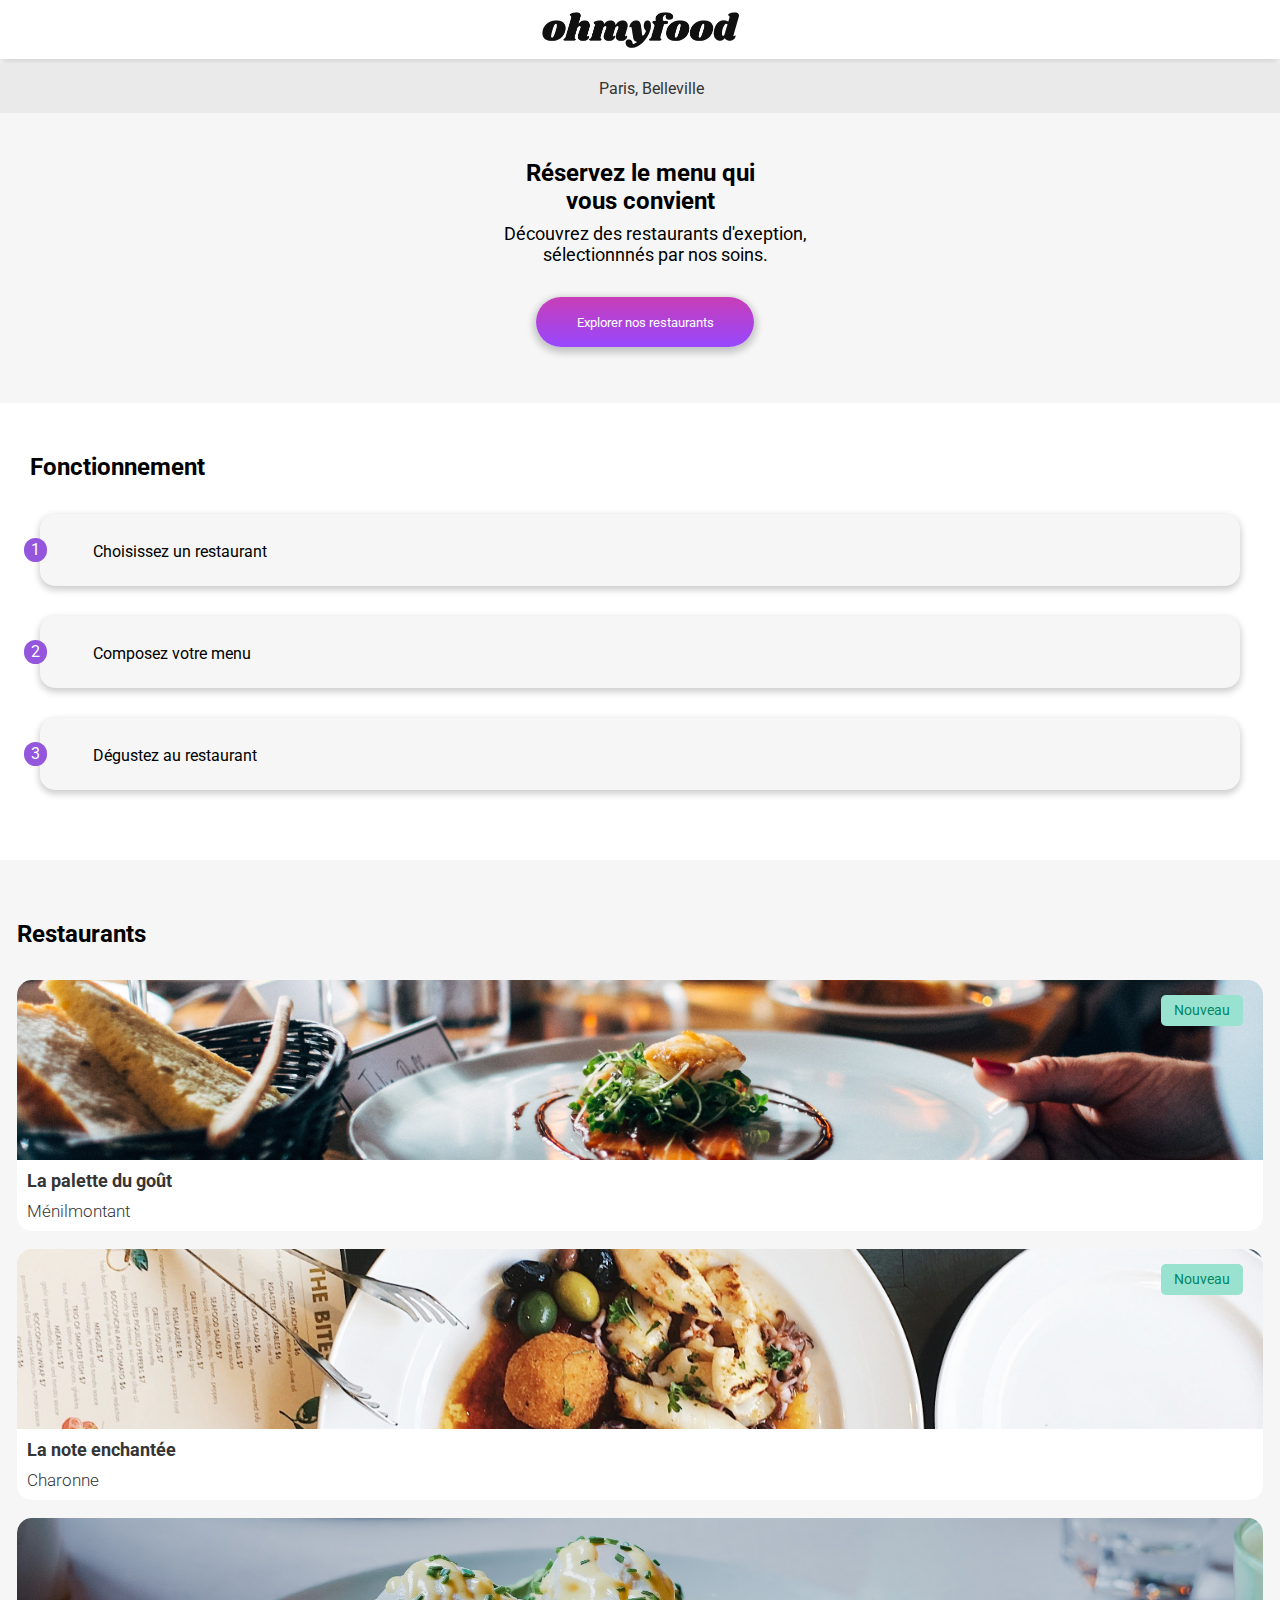
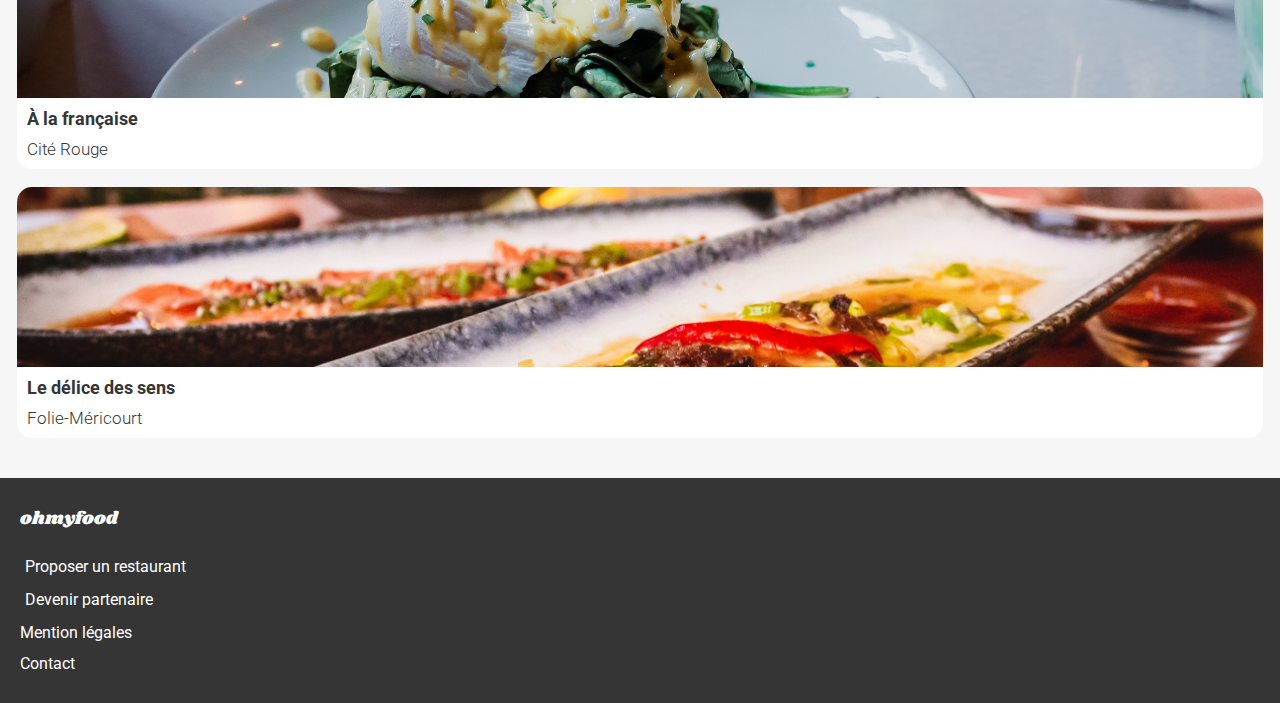
<file: index.html>
<!DOCTYPE html>
<html lang="en">
<head>
    <title>ohmyfood</title>
    <meta charset="UTF-8">
    <meta name="viewport" content="width=device-width, initial-scale=1.0">
    <link rel="stylesheet" href="ohmyfood.css">
    <link rel="stylesheet" href="ohmyfood.scss">
    
    <link rel="preconnect" href="https://fonts.googleapis.com">
    <link rel="preconnect" href="https://fonts.gstatic.com" crossorigin>
    <link href="https://fonts.googleapis.com/css2?family=Roboto:wght@300;500&display=swap" rel="stylesheet">
    <link rel="stylesheet" href="https://cdnjs.cloudflare.com/ajax/libs/font-awesome/6.2.1/css/all.min.css"
    integrity="sha512-MV7K8+y+gLIBoVD59lQIYicR65iaqukzvf/nwasF0nqhPay5w/9lJmVM2hMDcnK1OnMGCdVK+iQrJ7lzPJQd1w=="
    crossorigin="anonymous" referrerpolicy="no-referrer" >
    <link rel="preconnect" href="https://fonts.googleapis.com">
    <link rel="preconnect" href="https://fonts.gstatic.com" crossorigin>
    <link href="https://fonts.googleapis.com/css2?family=Shrikhand&display=swap" rel="stylesheet">
    
</head>


<body class="show-content" >
    
    
        <header class="content">
            <nav class="navbar">
                <div class="navbar__logo">
                    <img src="Images+et+textes+Ohmyfood/Images_et_textes_Ohmyfood/images/logo/ohmyfood.png"  alt="logo Ohmyfood">
                </div>            
                <div class="navbar__text">
                    <div class="navbar__icone">
                        <i class="fa-solid fa-location-dot" style="color: #232323;"></i>
                    </div> 
                    <p>Paris, Belleville</p>
                </div>
            </nav>
        </header>

        <main class="content">
            <section class="reservation">
                    <h2 class="reservation__reservez">Réservez le menu qui vous convient </h2>
                    <div class="reservation__decouvrez">Découvrez des restaurants d'exeption, sélectionnnés par nos soins.</div>
                    <button class="reservation__btn">Explorer nos restaurants</button>
            </section>
            <div>
                <section class="Fonctionnement">
                    <h2>Fonctionnement</h2>
                    <div class="btn">
                        <div class="Fonctionnement__btn" >
                            <p class="Fonctionnement__nbr--1">1</p> 
                            <div class="Fonctionnement__btn--1">                   
                                <i class="fa-solid fa-mobile-screen-button" style="color: #7E7E7E;"></i> 
                                <p class="Fonctionnement__text"> Choisissez un restaurant </p>
                            </div>
                        </div>
                        <div class="Fonctionnement__btn" > 
                            <p class="Fonctionnement__nbr--1">2</p>
                            <div class="Fonctionnement__btn--1" >                                      
                                <div class="Fonctionnement__btn--2">
                                <i class="fa-solid fa-ellipsis-vertical" style="color: #7E7E7E;"></i> <i class="fa-solid fa-bars" style="color: #7E7E7E;"></i>
                                </div>
                                <p class="Fonctionnement__text">Composez votre menu</p>                    
                            </div>
                        </div>
                        <div class="Fonctionnement__btn" >
                            <div class="Fonctionnement__nbr--1">3</div>
                            <div class="Fonctionnement__btn--1" >
                                <i class="fa-solid fa-store" style="color: #9356DC;"></i>
                                <p class="Fonctionnement__text">Dégustez au restaurant</p>
                            </div>
                        </div>
                    </div>
                </section>
            </div>
            <div class="restaurant__pc">
                <section class="restaurant">            
                    <p class="restaurant--titre">Restaurants<p>
                    <div class="restaurant__card">
                        <div class="restaurant__bloc">
                            <a href="La_palette_du_gout.html" target="_blank" class="restaurant__card--1">
                                <img src="Images+et+textes+Ohmyfood/Images_et_textes_Ohmyfood/images/restaurants/jay-wennington-N_Y88TWmGwA-unsplash.jpg" alt="Image du restaurant wennington" >
                                <div class="restaurant__card--text">
                                    <div>
                                        <h3>La palette du goût</h3>
                                        <p>Ménilmontant</p>
                                    </div>                            
                                    <div class="restaurant__card--coeur">
                                        <div class="heart">
                                            <i class="fa-regular fa-heart fa-xl empty "></i>
                                            <i class="fa-solid fa-heart fa-xl gradient-text full"></i>
                                        </div>
                                    </div>                                                
                                </div>
                                <p class="restaurant__card--nouveau" >Nouveau</p>
                            </a>
                            <a href="La_note_enchantee.html" class="restaurant__card--1">
                                <img src="Images+et+textes+Ohmyfood/Images_et_textes_Ohmyfood/images/restaurants/stil-u2Lp8tXIcjw-unsplash.jpg" alt="Image du restaurant unspalsh">
                                <div class="restaurant__card--text">
                                    <div>
                                        <h3>La note enchantée</h3>
                                        <p>Charonne</p>
                                    </div>
                                    <div class="restaurant__card--coeur">
                                        <div class="heart">
                                            <i class="fa-regular fa-heart fa-xl empty "></i>
                                            <i class="fa-solid fa-heart fa-xl gradient-text full"></i>
                                        </div>
                                    </div>
                                </div>
                                <p class="restaurant__card--nouveau" >Nouveau</p>                    
                            </a>
                        </div>
                        <div class="restaurant__bloc">
                            <a href="A_la_francaise.html" class="restaurant__card--1" >
                                <img src="Images+et+textes+Ohmyfood/Images_et_textes_Ohmyfood/images/restaurants/toa-heftiba-DQKerTsQwi0-unsplash.jpg" alt="Image du restaurant heftiba">
                                <div class="restaurant__card--text">
                                    <div>
                                        <h3>À la française</h3>
                                        <p>Cité Rouge</p>
                                    </div>
                                    <div class="restaurant__card--coeur">
                                        <div class="heart">
                                            <i class="fa-regular fa-heart fa-xl empty "></i>
                                            <i class="fa-solid fa-heart fa-xl gradient-text full"></i>
                                        </div>
                                    </div>
                                </div>
                            </a>
                            <a href="Le_delice_des_sens.html" class="restaurant__card--1">
                                <img src="Images+et+textes+Ohmyfood/Images_et_textes_Ohmyfood/images/restaurants/louis-hansel-shotsoflouis-qNBGVyOCY8Q-unsplash.jpg" alt="Image du restaurant hansel">
                                <div class="restaurant__card--text">
                                    <div>
                                        <h3>Le délice des sens</h3>
                                        <p>Folie-Méricourt</p>
                                    </div>
                                    <div class="restaurant__card--coeur">
                                        <div class="heart">
                                            <i class="fa-regular fa-heart fa-xl empty "></i>
                                            <i class="fa-solid fa-heart fa-xl gradient-text full"></i>
                                        </div>
                                    </div>                        
                                </div>
                            </a >
                        </div>
                    </div>
                </section>
            </div>
            <footer>            
                <div class="footer__homepage">
                    <p class="ohmyfood_footer" >ohmyfood</p>
                    <div class="footer__3">
                        <div class="footer__logo">
                            <i class="fa-solid fa-utensils" style="color: #ffffff;"></i>
                            <p> Proposer un restaurant</p>
                        </div>
                        <div class="footer__logo">
                            <i class="fa-solid fa-handshake-angle" style="color: #ffffff;"></i>
                            <p>  Devenir partenaire</p>
                        </div>
                        <p class="footer__logo--1">Mention légales</p>
                        <p class="footer__logo--2">Contact</p>
                    </div>
                </div>
            </footer>
        </main>
    <div class="loader-wrapper">
        <div class="loader"></div>
    </div>  
</body>
</html>
</file>
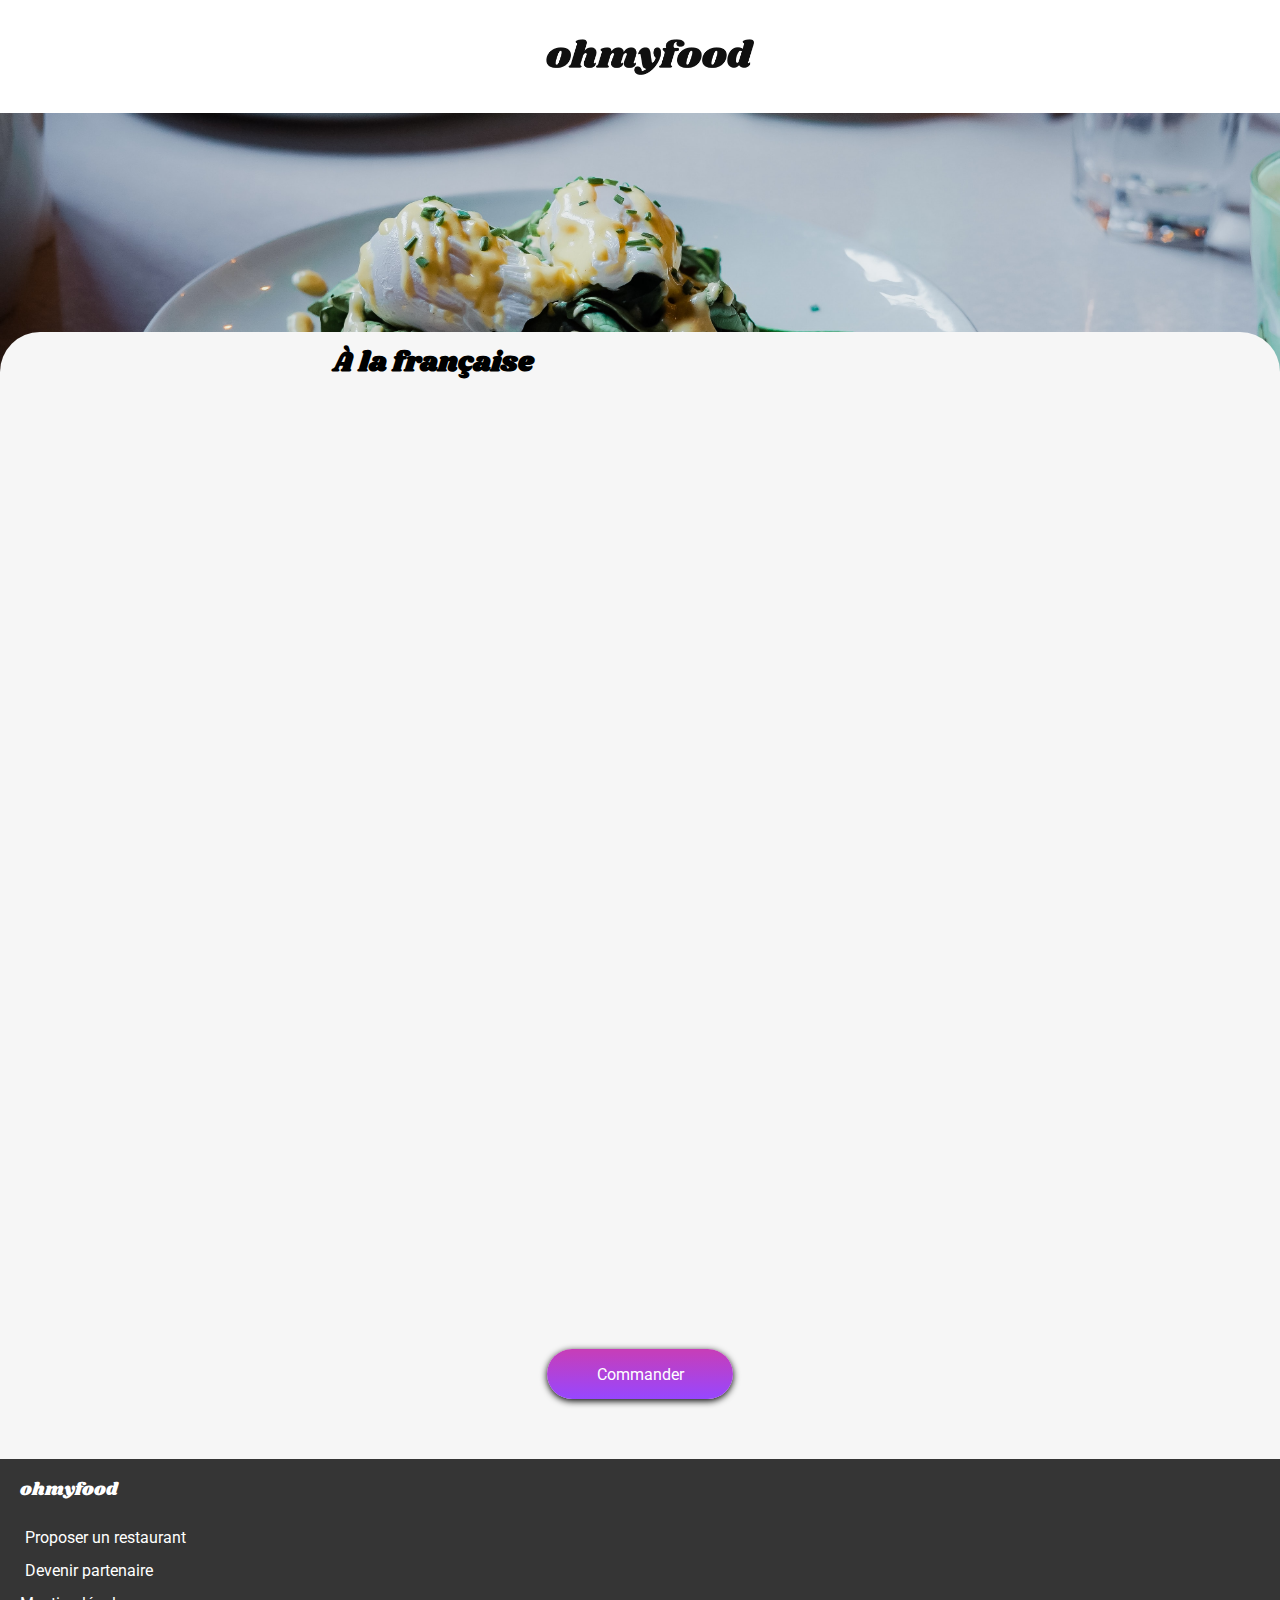
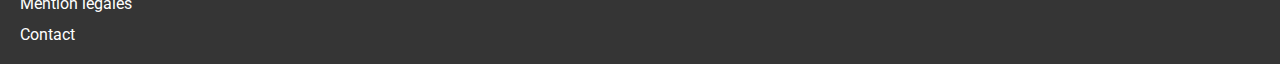
<file: A_la_francaise.html>
<!DOCTYPE html>
<html lang="en">
<head>
    <meta charset="UTF-8">
    <meta name="viewport" content="width=device-width, initial-scale=1.0">
    <title>oh my food</title>
    <link rel="stylesheet" href="ohmyfood.css">
    <link rel="stylesheet" href="ohmyfood.scss">

    <link rel="preconnect" href="https://fonts.googleapis.com">
    <link rel="preconnect" href="https://fonts.gstatic.com" crossorigin>
    <link href="https://fonts.googleapis.com/css2?family=Roboto:wght@300;500&display=swap" rel="stylesheet">
    <link rel="stylesheet" href="https://cdnjs.cloudflare.com/ajax/libs/font-awesome/6.2.1/css/all.min.css"
    integrity="sha512-MV7K8+y+gLIBoVD59lQIYicR65iaqukzvf/nwasF0nqhPay5w/9lJmVM2hMDcnK1OnMGCdVK+iQrJ7lzPJQd1w=="
    crossorigin="anonymous" referrerpolicy="no-referrer" >
    <link rel="preconnect" href="https://fonts.googleapis.com">
    <link rel="preconnect" href="https://fonts.gstatic.com" crossorigin>
    <link href="https://fonts.googleapis.com/css2?family=Shrikhand&display=swap" rel="stylesheet">
    
</head>
<body class="body">
    <header>
        <nav class="nav__menu">
            <div class="nav__menu--icone">
                    <a href="index.html">
                        <i class="fa-solid fa-arrow-left fa-2xl" style="color: #232323;"></i>
                    </a>
            </div>
            <div class="nav__menu--logo">
                <img src="Images+et+textes+Ohmyfood/Images_et_textes_Ohmyfood/images/logo/ohmyfood.png" alt="Logo Ohmyfood">
            </div>
        </nav>
    </header>
    <div class="image__menu">
        <img src="Images+et+textes+Ohmyfood/Images_et_textes_Ohmyfood/images/restaurants/toa-heftiba-DQKerTsQwi0-unsplash.jpg" alt="image de restaurant" >
    </div>
    <div class="contenu">
        <div class="contenu__principale">
            <div class="contenu__principale--menu">
                <div class="menu__titre--coeur">
                    <h2 class="menu__titre">À la française</h2>
                    <div class="heart">
                        <i class="fa-regular fa-heart fa-xl empty "></i>
                        <i class="fa-solid fa-heart fa-xl gradient-text full"></i>
                    </div>
                </div>
                <div class="contenu__principale--menu">
                    <div class="menu_entree">
                        <p class="menu_entree--text">ENTRÉE</p>
                        <a class="card_entree">
                            <div class="card_entree--bloc">
                                <p class="menu__titre--1">Tartare de poulpe acidulé</p>
                                <p class="menu__titre--2">Aux zestes d'orange</p>
                            </div>
                            <div class="check">
                                <p class="menu__prix">25€</p>
                                <svg  class="svg__vert" xmlns="http://www.w3.org/2000/svg" width="60" height="69" viewBox="0 0 60 69" fill="none">
                                    <path d="M0.5 0H44.5C52.7843 0 59.5 6.71573 59.5 15V54C59.5 62.2843 52.7843 69 44.5 69H0.5V0Z" fill="#99E2D0"/>
                                    <path d="M40.0847 34.9656C40.0847 40.4884 35.6076 44.9656 30.0847 44.9656C24.5619 44.9656 20.0847 40.4884 20.0847 34.9656C20.0847 29.4427 24.5619 24.9656 30.0847 24.9656C35.6076 24.9656 40.0847 29.4427 40.0847 34.9656ZM28.928 40.2605L36.3474 32.8411C36.5993 32.5892 36.5993 32.1807 36.3474 31.9288L35.435 31.0164C35.1831 30.7644 34.7746 30.7644 34.5226 31.0164L28.4718 37.0671L25.6469 34.2421C25.3949 33.9902 24.9864 33.9902 24.7344 34.2421L23.8221 35.1545C23.5701 35.4065 23.5701 35.815 23.8221 36.0669L28.0156 40.2605C28.2676 40.5124 28.676 40.5124 28.928 40.2605Z" fill="white"/>
                                </svg>
                            </div>
                        </a>
                        <a class="card_entree">
                            <div class="card_entree--bloc">
                                <p class="menu__titre--1">Velouté de légumes d'antan</p>
                                <p class="menu__titre--2">Carotte, panais, topinambour</p>
                            </div>
                            <div class="check">
                                <p class="menu__prix">35€</p>
                                <svg  class="svg__vert" xmlns="http://www.w3.org/2000/svg" width="60" height="69" viewBox="0 0 60 69" fill="none">
                                    <path d="M0.5 0H44.5C52.7843 0 59.5 6.71573 59.5 15V54C59.5 62.2843 52.7843 69 44.5 69H0.5V0Z" fill="#99E2D0"/>
                                    <path d="M40.0847 34.9656C40.0847 40.4884 35.6076 44.9656 30.0847 44.9656C24.5619 44.9656 20.0847 40.4884 20.0847 34.9656C20.0847 29.4427 24.5619 24.9656 30.0847 24.9656C35.6076 24.9656 40.0847 29.4427 40.0847 34.9656ZM28.928 40.2605L36.3474 32.8411C36.5993 32.5892 36.5993 32.1807 36.3474 31.9288L35.435 31.0164C35.1831 30.7644 34.7746 30.7644 34.5226 31.0164L28.4718 37.0671L25.6469 34.2421C25.3949 33.9902 24.9864 33.9902 24.7344 34.2421L23.8221 35.1545C23.5701 35.4065 23.5701 35.815 23.8221 36.0669L28.0156 40.2605C28.2676 40.5124 28.676 40.5124 28.928 40.2605Z" fill="white"/>
                                </svg>
                            </div>
                        </a>
                        <a class="card_entree">
                            <div class="card_entree--bloc">
                                <p class="menu__titre--1">Soupe à l'oignon</p>
                                <p class="menu__titre--2">Revisitée</p>
                            </div>
                            <div class="check">
                                <p class="menu__prix">20€</p>
                                <svg  class="svg__vert" xmlns="http://www.w3.org/2000/svg" width="60" height="69" viewBox="0 0 60 69" fill="none">
                                    <path d="M0.5 0H44.5C52.7843 0 59.5 6.71573 59.5 15V54C59.5 62.2843 52.7843 69 44.5 69H0.5V0Z" fill="#99E2D0"/>
                                    <path d="M40.0847 34.9656C40.0847 40.4884 35.6076 44.9656 30.0847 44.9656C24.5619 44.9656 20.0847 40.4884 20.0847 34.9656C20.0847 29.4427 24.5619 24.9656 30.0847 24.9656C35.6076 24.9656 40.0847 29.4427 40.0847 34.9656ZM28.928 40.2605L36.3474 32.8411C36.5993 32.5892 36.5993 32.1807 36.3474 31.9288L35.435 31.0164C35.1831 30.7644 34.7746 30.7644 34.5226 31.0164L28.4718 37.0671L25.6469 34.2421C25.3949 33.9902 24.9864 33.9902 24.7344 34.2421L23.8221 35.1545C23.5701 35.4065 23.5701 35.815 23.8221 36.0669L28.0156 40.2605C28.2676 40.5124 28.676 40.5124 28.928 40.2605Z" fill="white"/>
                                </svg>
                            </div>
                        </a>
                    </div>
                    <div class="menu_entree">
                        <p class="menu_entree--text">PLATS</p>
                        <a class="card_entree">
                            <div class="card_entree--bloc">
                                <p class="menu__titre--1">Coquilles Saint-Jacques</p>
                                <p class="menu__titre--2">Accompagnées d'une purée de panais</p>
                            </div>
                            <div class="check">
                                <p class="menu__prix">40€</p>
                                <svg  class="svg__vert" xmlns="http://www.w3.org/2000/svg" width="60" height="69" viewBox="0 0 60 69" fill="none">
                                    <path d="M0.5 0H44.5C52.7843 0 59.5 6.71573 59.5 15V54C59.5 62.2843 52.7843 69 44.5 69H0.5V0Z" fill="#99E2D0"/>
                                    <path d="M40.0847 34.9656C40.0847 40.4884 35.6076 44.9656 30.0847 44.9656C24.5619 44.9656 20.0847 40.4884 20.0847 34.9656C20.0847 29.4427 24.5619 24.9656 30.0847 24.9656C35.6076 24.9656 40.0847 29.4427 40.0847 34.9656ZM28.928 40.2605L36.3474 32.8411C36.5993 32.5892 36.5993 32.1807 36.3474 31.9288L35.435 31.0164C35.1831 30.7644 34.7746 30.7644 34.5226 31.0164L28.4718 37.0671L25.6469 34.2421C25.3949 33.9902 24.9864 33.9902 24.7344 34.2421L23.8221 35.1545C23.5701 35.4065 23.5701 35.815 23.8221 36.0669L28.0156 40.2605C28.2676 40.5124 28.676 40.5124 28.928 40.2605Z" fill="white"/>
                                </svg>
                            </div>
                        </a>
                        <a class="card_entree">
                            <div class="card_entree--bloc">
                                <p class="menu__titre--1">Magret de canard</p>
                                <p class="menu__titre--2">Et parmentier de pommes de terre</p>
                            </div>
                            <div class="check">
                                <p class="menu__prix">35€</p>
                                <svg  class="svg__vert" xmlns="http://www.w3.org/2000/svg" width="60" height="69" viewBox="0 0 60 69" fill="none">
                                    <path d="M0.5 0H44.5C52.7843 0 59.5 6.71573 59.5 15V54C59.5 62.2843 52.7843 69 44.5 69H0.5V0Z" fill="#99E2D0"/>
                                    <path d="M40.0847 34.9656C40.0847 40.4884 35.6076 44.9656 30.0847 44.9656C24.5619 44.9656 20.0847 40.4884 20.0847 34.9656C20.0847 29.4427 24.5619 24.9656 30.0847 24.9656C35.6076 24.9656 40.0847 29.4427 40.0847 34.9656ZM28.928 40.2605L36.3474 32.8411C36.5993 32.5892 36.5993 32.1807 36.3474 31.9288L35.435 31.0164C35.1831 30.7644 34.7746 30.7644 34.5226 31.0164L28.4718 37.0671L25.6469 34.2421C25.3949 33.9902 24.9864 33.9902 24.7344 34.2421L23.8221 35.1545C23.5701 35.4065 23.5701 35.815 23.8221 36.0669L28.0156 40.2605C28.2676 40.5124 28.676 40.5124 28.928 40.2605Z" fill="white"/>
                                </svg>
                            </div>
                        </a>
                        <a class="card_entree">
                            <div class="card_entree--bloc">
                                <p class="menu__titre--1">Pigeonneau d'Ille-et-Vilaine</p>
                                <p class="menu__titre--2">Sur son lit gnocchis aux légumes</p>
                            </div>
                            <div class="check">
                                <p class="menu__prix">44€</p>
                                <svg  class="svg__vert" xmlns="http://www.w3.org/2000/svg" width="60" height="69" viewBox="0 0 60 69" fill="none">
                                    <path d="M0.5 0H44.5C52.7843 0 59.5 6.71573 59.5 15V54C59.5 62.2843 52.7843 69 44.5 69H0.5V0Z" fill="#99E2D0"/>
                                    <path d="M40.0847 34.9656C40.0847 40.4884 35.6076 44.9656 30.0847 44.9656C24.5619 44.9656 20.0847 40.4884 20.0847 34.9656C20.0847 29.4427 24.5619 24.9656 30.0847 24.9656C35.6076 24.9656 40.0847 29.4427 40.0847 34.9656ZM28.928 40.2605L36.3474 32.8411C36.5993 32.5892 36.5993 32.1807 36.3474 31.9288L35.435 31.0164C35.1831 30.7644 34.7746 30.7644 34.5226 31.0164L28.4718 37.0671L25.6469 34.2421C25.3949 33.9902 24.9864 33.9902 24.7344 34.2421L23.8221 35.1545C23.5701 35.4065 23.5701 35.815 23.8221 36.0669L28.0156 40.2605C28.2676 40.5124 28.676 40.5124 28.928 40.2605Z" fill="white"/>
                                </svg>
                            </div>
                        </a>
                    </div>
                    <div class="menu_entree">
                        <p class="menu_entree--text">DESSERTS</p>
                        <a class="card_entree">
                            <div class="card_entree--bloc">
                                <p class="menu__titre--1">Pétales de violettes glacés</p>
                                <p class="menu__titre--2">Et purée de noisettes</p>
                            </div>
                            <div class="check">
                                <p class="menu__prix">18€</p>
                                <svg  class="svg__vert" xmlns="http://www.w3.org/2000/svg" width="60" height="69" viewBox="0 0 60 69" fill="none">
                                    <path d="M0.5 0H44.5C52.7843 0 59.5 6.71573 59.5 15V54C59.5 62.2843 52.7843 69 44.5 69H0.5V0Z" fill="#99E2D0"/>
                                    <path d="M40.0847 34.9656C40.0847 40.4884 35.6076 44.9656 30.0847 44.9656C24.5619 44.9656 20.0847 40.4884 20.0847 34.9656C20.0847 29.4427 24.5619 24.9656 30.0847 24.9656C35.6076 24.9656 40.0847 29.4427 40.0847 34.9656ZM28.928 40.2605L36.3474 32.8411C36.5993 32.5892 36.5993 32.1807 36.3474 31.9288L35.435 31.0164C35.1831 30.7644 34.7746 30.7644 34.5226 31.0164L28.4718 37.0671L25.6469 34.2421C25.3949 33.9902 24.9864 33.9902 24.7344 34.2421L23.8221 35.1545C23.5701 35.4065 23.5701 35.815 23.8221 36.0669L28.0156 40.2605C28.2676 40.5124 28.676 40.5124 28.928 40.2605Z" fill="white"/>
                                </svg>
                            </div>
                        </a>
                        <a class="card_entree">
                            <div class="card_entree--bloc">
                                <p class="menu__titre--1">Fondant au chosolat</p>
                                <p class="menu__titre--2">Revisité</p>
                            </div>
                            <div class="check">
                                <p class="menu__prix">22€</p>
                                <svg  class="svg__vert" xmlns="http://www.w3.org/2000/svg" width="60" height="69" viewBox="0 0 60 69" fill="none">
                                    <path d="M0.5 0H44.5C52.7843 0 59.5 6.71573 59.5 15V54C59.5 62.2843 52.7843 69 44.5 69H0.5V0Z" fill="#99E2D0"/>
                                    <path d="M40.0847 34.9656C40.0847 40.4884 35.6076 44.9656 30.0847 44.9656C24.5619 44.9656 20.0847 40.4884 20.0847 34.9656C20.0847 29.4427 24.5619 24.9656 30.0847 24.9656C35.6076 24.9656 40.0847 29.4427 40.0847 34.9656ZM28.928 40.2605L36.3474 32.8411C36.5993 32.5892 36.5993 32.1807 36.3474 31.9288L35.435 31.0164C35.1831 30.7644 34.7746 30.7644 34.5226 31.0164L28.4718 37.0671L25.6469 34.2421C25.3949 33.9902 24.9864 33.9902 24.7344 34.2421L23.8221 35.1545C23.5701 35.4065 23.5701 35.815 23.8221 36.0669L28.0156 40.2605C28.2676 40.5124 28.676 40.5124 28.928 40.2605Z" fill="white"/>
                                </svg>
                            </div>
                        </a>
                        <a class="card_entree">
                            <div class="card_entree--bloc">
                                <p class="menu__titre--1">Millefeuille croustillant</p>
                                <p class="menu__titre--2">Myrtilles et pâte d'amande</p>
                            </div>
                            <div class="check">
                                <p class="menu__prix">23€</p>
                                <svg  class="svg__vert" xmlns="http://www.w3.org/2000/svg" width="60" height="69" viewBox="0 0 60 69" fill="none">
                                    <path d="M0.5 0H44.5C52.7843 0 59.5 6.71573 59.5 15V54C59.5 62.2843 52.7843 69 44.5 69H0.5V0Z" fill="#99E2D0"/>
                                    <path d="M40.0847 34.9656C40.0847 40.4884 35.6076 44.9656 30.0847 44.9656C24.5619 44.9656 20.0847 40.4884 20.0847 34.9656C20.0847 29.4427 24.5619 24.9656 30.0847 24.9656C35.6076 24.9656 40.0847 29.4427 40.0847 34.9656ZM28.928 40.2605L36.3474 32.8411C36.5993 32.5892 36.5993 32.1807 36.3474 31.9288L35.435 31.0164C35.1831 30.7644 34.7746 30.7644 34.5226 31.0164L28.4718 37.0671L25.6469 34.2421C25.3949 33.9902 24.9864 33.9902 24.7344 34.2421L23.8221 35.1545C23.5701 35.4065 23.5701 35.815 23.8221 36.0669L28.0156 40.2605C28.2676 40.5124 28.676 40.5124 28.928 40.2605Z" fill="white"/>
                                </svg>
                            </div>
                        </a>
                    </div>
                </div>
                <div class="Commander__btn">
                    <button class="Commander__btn--1">Commander</button>
                </div>

            </div> 
                       
        </div>
        
    </div>
    <footer>            
        <div class="footer">
            <p class="ohmyfood_footer" >ohmyfood</p>
            <div class="footer__3">
                <div class="footer__logo">
                    <i class="fa-solid fa-utensils" style="color: #ffffff;"></i>
                    <p> Proposer un restaurant</p>
                </div>
                <div class="footer__logo">
                    <i class="fa-solid fa-handshake-angle" style="color: #ffffff;"></i>
                    <p>  Devenir partenaire</p>
                </div>            
                <p class="footer__logo--1">Mention légales</p>
                <p class="footer__logo--2">Contact</p>
            </div>
        </div>
    </footer>   
</body>
</html>
</file>
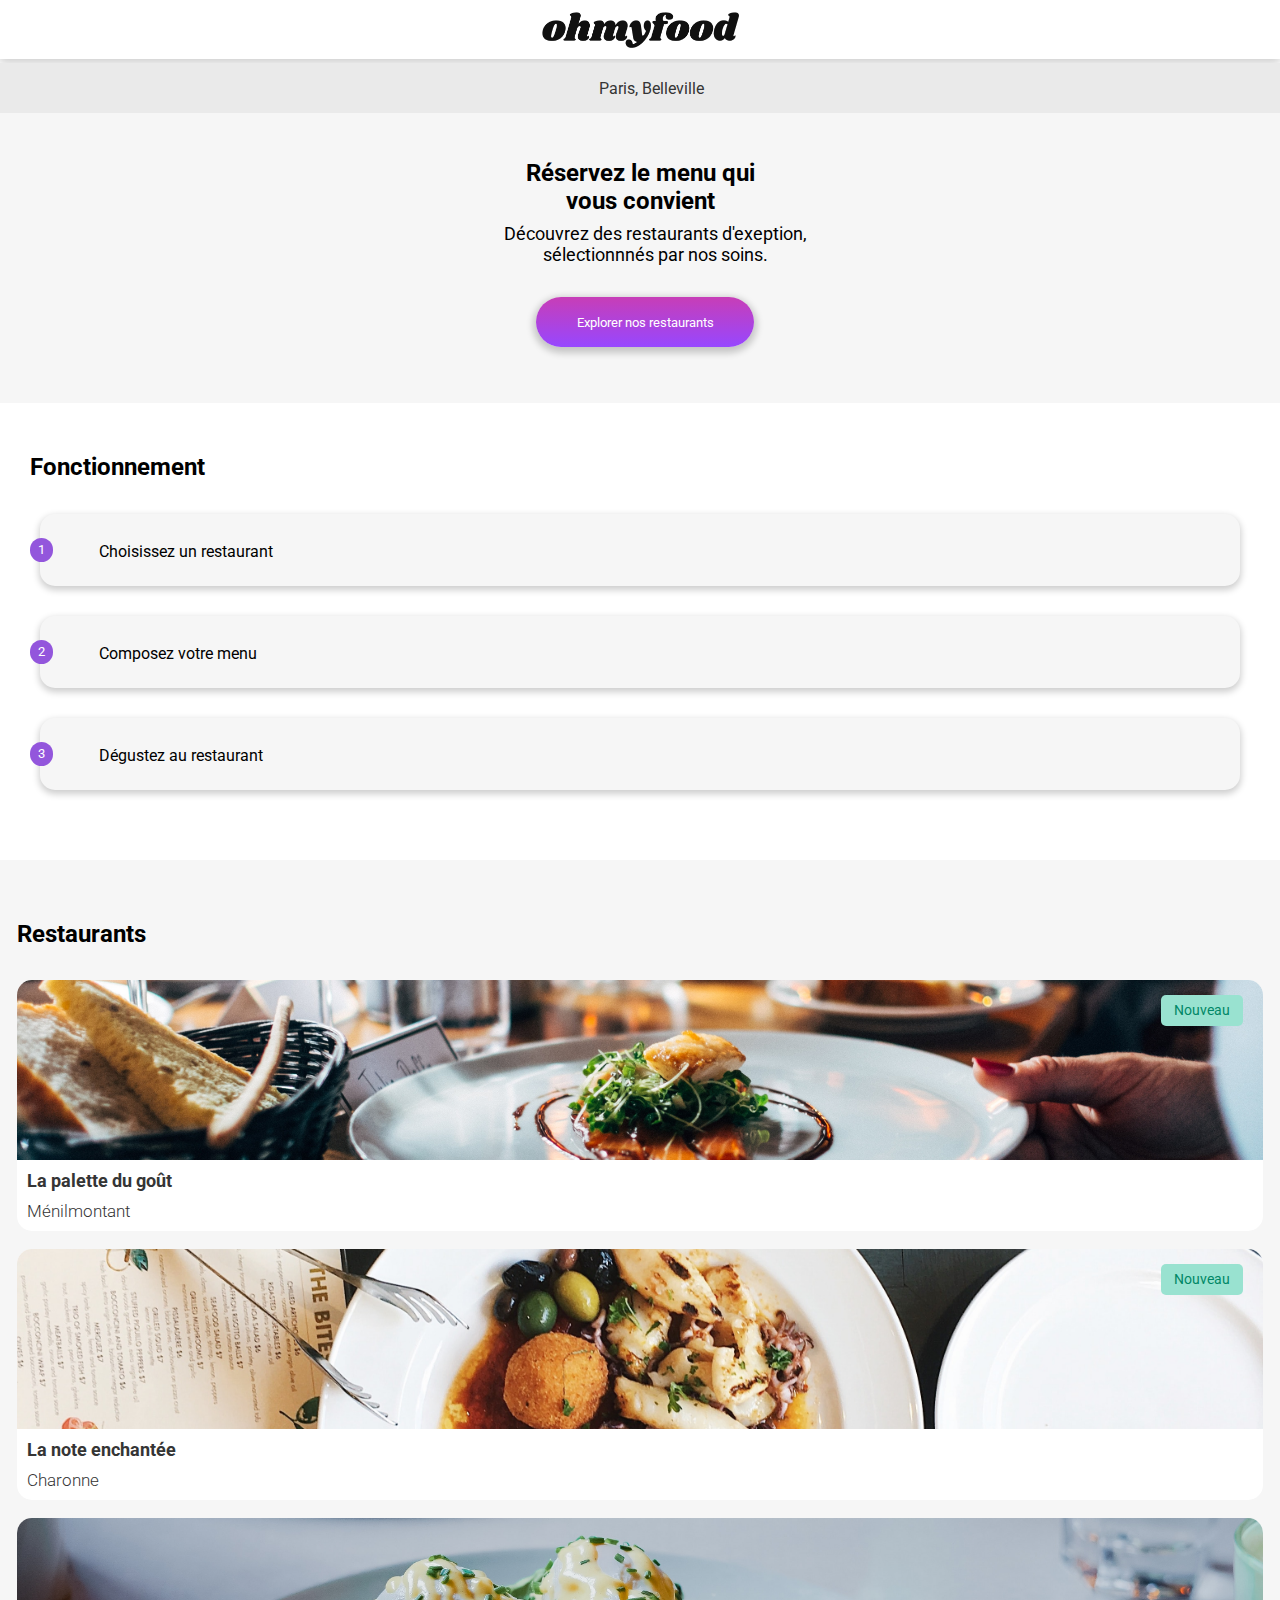
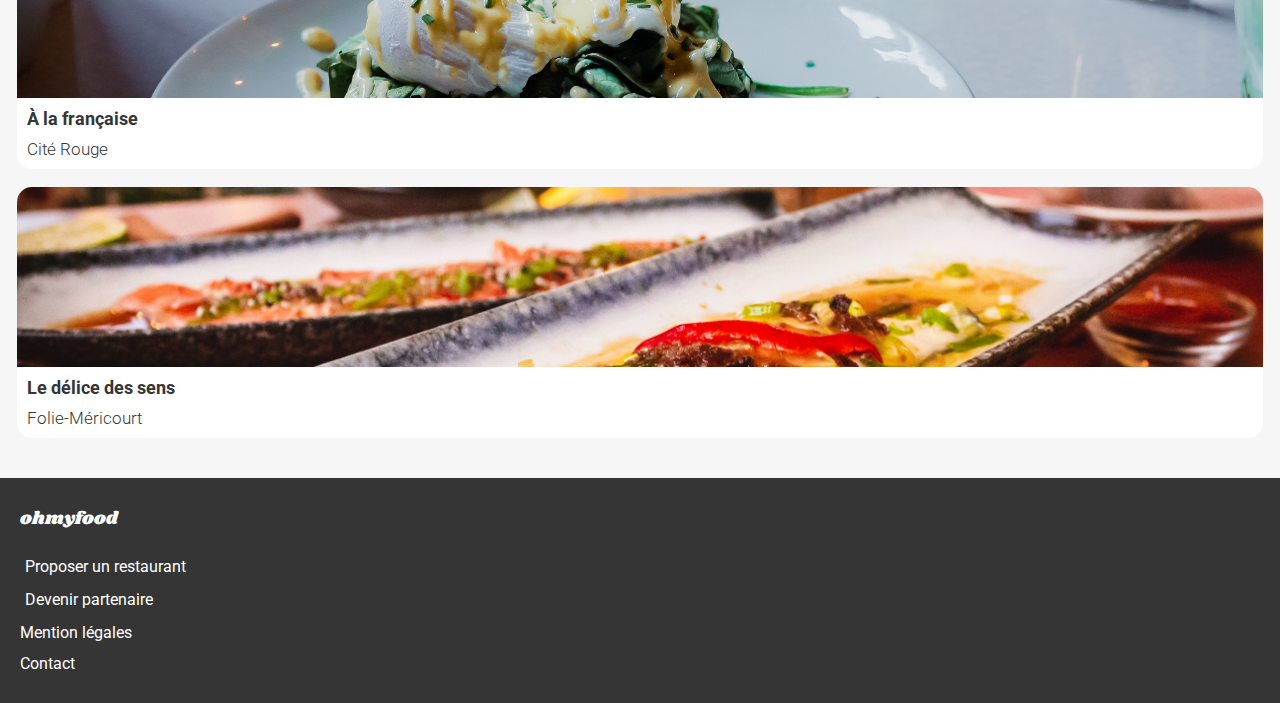
<file: Homepage.html>
<!DOCTYPE html>
<html lang="en">
<head>
    <title>ohmyfood</title>
    <meta charset="UTF-8">
    <meta name="viewport" content="width=device-width, initial-scale=1.0">
    <link rel="stylesheet" href="ohmyfood.css">
    <link rel="stylesheet" href="ohmyfood.scss">
    
    <link rel="preconnect" href="https://fonts.googleapis.com">
    <link rel="preconnect" href="https://fonts.gstatic.com" crossorigin>
    <link href="https://fonts.googleapis.com/css2?family=Roboto:wght@300;500&display=swap" rel="stylesheet">
    <link rel="stylesheet" href="https://cdnjs.cloudflare.com/ajax/libs/font-awesome/6.2.1/css/all.min.css"
    integrity="sha512-MV7K8+y+gLIBoVD59lQIYicR65iaqukzvf/nwasF0nqhPay5w/9lJmVM2hMDcnK1OnMGCdVK+iQrJ7lzPJQd1w=="
    crossorigin="anonymous" referrerpolicy="no-referrer" />
    <link rel="preconnect" href="https://fonts.googleapis.com">
    <link rel="preconnect" href="https://fonts.gstatic.com" crossorigin>
    <link href="https://fonts.googleapis.com/css2?family=Shrikhand&display=swap" rel="stylesheet">
    
</head>


<body class="show-content" >
    
    
        <header class="content">
            <nav class="navbar">
                <div class="navbar__logo">
                    <img src="Images+et+textes+Ohmyfood/Images et textes Ohmyfood/images/logo/ohmyfood.png">
                </div>            
                <div class="navbar__text">
                    <div class="navbar__icone">
                        <i class="fa-solid fa-location-dot" style="color: #232323;"></i>
                    </div> 
                    <p>Paris, Belleville</p>
                </div>
            </nav>
        </header>

        <main class="content">
            <section class="reservation">
                    <p class="reservation__reservez">Réservez le menu qui vous convient </p>
                    <p class="reservation__decouvrez">Découvrez des restaurants d'exeption, sélectionnnés par nos soins.</p>
                    <button class="reservation__btn">Explorer nos restaurants</button>
            </section>
            <div>
                <section class="Fonctionnement">
                    <h2>Fonctionnement</h2>
                    <div class="btn">
                        <button class="Fonctionnement__btn" >
                            <p class="Fonctionnement__nbr--1">1</p> 
                            <div class="Fonctionnement__btn--1">                   
                                <i class="fa-solid fa-mobile-screen-button" style="color: #7E7E7E;"></i> 
                                <p class="Fonctionnement__text"> Choisissez un restaurant </p>
                            </div>
                        </button>
                        <button class="Fonctionnement__btn" > 
                            <p class="Fonctionnement__nbr--1">2</p>
                            <div class="Fonctionnement__btn--1" >                                      
                                <div class="Fonctionnement__btn--2">
                                <i class="fa-solid fa-ellipsis-vertical" style="color: #7E7E7E;"></i> <i class="fa-solid fa-bars" style="color: #7E7E7E;"></i>
                                </div>
                                <p class="Fonctionnement__text">Composez votre menu</p>                    
                            </div>
                        </button>
                        <button class="Fonctionnement__btn" >
                            <p class="Fonctionnement__nbr--1">3</p>
                            <div class="Fonctionnement__btn--1" >
                                <i class="fa-solid fa-store" style="color: #9356DC;"></i>
                                <p class="Fonctionnement__text">Dégustez au restaurant</p>
                            </div>
                        </button>
                    </div>
                </section>
            </div>
            <div class="restaurant__pc">
                <section class="restaurant">            
                    <p class="restaurant--titre">Restaurants<p>
                    <div class="restaurant__card">
                        <div class="restaurant__bloc">
                            <a href="La_palette_du_gout.html" target="_blank" class="restaurant__card--1">
                                <img src="Images+et+textes+Ohmyfood/Images et textes Ohmyfood/images/restaurants/jay-wennington-N_Y88TWmGwA-unsplash.jpg" >
                                <div class="restaurant__card--text">
                                    <div>
                                        <h3>La palette du goût</h3>
                                        <p>Ménilmontant</p>
                                    </div>                            
                                    <div class="restaurant__card--coeur">
                                        <div class="heart">
                                            <i class="fa-regular fa-heart fa-xl empty "></i>
                                            <i class="fa-solid fa-heart fa-xl gradient-text full"></i>
                                        </div>
                                    </div>                                                
                                </div>
                                <p class="restaurant__card--nouveau" >Nouveau</p>
                            </a>
                            <a href="La_note_enchantee.html" class="restaurant__card--1">
                                <img src="Images+et+textes+Ohmyfood/Images et textes Ohmyfood/images/restaurants/stil-u2Lp8tXIcjw-unsplash.jpg" >
                                <div class="restaurant__card--text">
                                    <div>
                                        <h3>La note enchantée</h3>
                                        <p>Charonne</p>
                                    </div>
                                    <div class="restaurant__card--coeur">
                                        <div class="heart">
                                            <i class="fa-regular fa-heart fa-xl empty "></i>
                                            <i class="fa-solid fa-heart fa-xl gradient-text full"></i>
                                        </div>
                                    </div>
                                </div>
                                <p class="restaurant__card--nouveau" >Nouveau</p>                    
                            </a>
                        </div>
                        <div class="restaurant__bloc">
                            <a href="A_la_francaise.html" class="restaurant__card--1" >
                                <img src="Images+et+textes+Ohmyfood/Images et textes Ohmyfood/images/restaurants/toa-heftiba-DQKerTsQwi0-unsplash.jpg" >
                                <div class="restaurant__card--text">
                                    <div>
                                        <h3>À la française</h3>
                                        <p>Cité Rouge</p>
                                    </div>
                                    <div class="restaurant__card--coeur">
                                        <div class="heart">
                                            <i class="fa-regular fa-heart fa-xl empty "></i>
                                            <i class="fa-solid fa-heart fa-xl gradient-text full"></i>
                                        </div>
                                    </div>
                                </div>
                            </a>
                            <a href="Le_delice_des_sens.html" class="restaurant__card--1">
                                <img src="Images+et+textes+Ohmyfood/Images et textes Ohmyfood/images/restaurants/louis-hansel-shotsoflouis-qNBGVyOCY8Q-unsplash.jpg" >
                                <div class="restaurant__card--text">
                                    <div>
                                        <h3>Le délice des sens</h3>
                                        <p>Folie-Méricourt</p>
                                    </div>
                                    <div class="restaurant__card--coeur">
                                        <div class="heart">
                                            <i class="fa-regular fa-heart fa-xl empty "></i>
                                            <i class="fa-solid fa-heart fa-xl gradient-text full"></i>
                                        </div>
                                    </div>                        
                                </div>
                            </a >
                        </div>
                    </div>
                </section>
            </div>
            <footer>            
                <div class="footer__homepage">
                    <p class="ohmyfood_footer" >ohmyfood</p>
                    <div class="footer__3">
                        <div class="footer__logo">
                            <i class="fa-solid fa-utensils" style="color: #ffffff;"></i>
                            <p> Proposer un restaurant</p>
                        </div>
                        <div class="footer__logo">
                            <i class="fa-solid fa-handshake-angle" style="color: #ffffff;"></i>
                            <p>  Devenir partenaire</p>
                        </div>
                    <p class="footer__logo--1">Mention légales</p>
                    <p class="footer__logo--2">Contact</p>
                </div>
            </footer>
        </main>
    <div class="loader-wrapper">
        <div class="loader"></div>
    </div>  
</body>
</html>
</file>
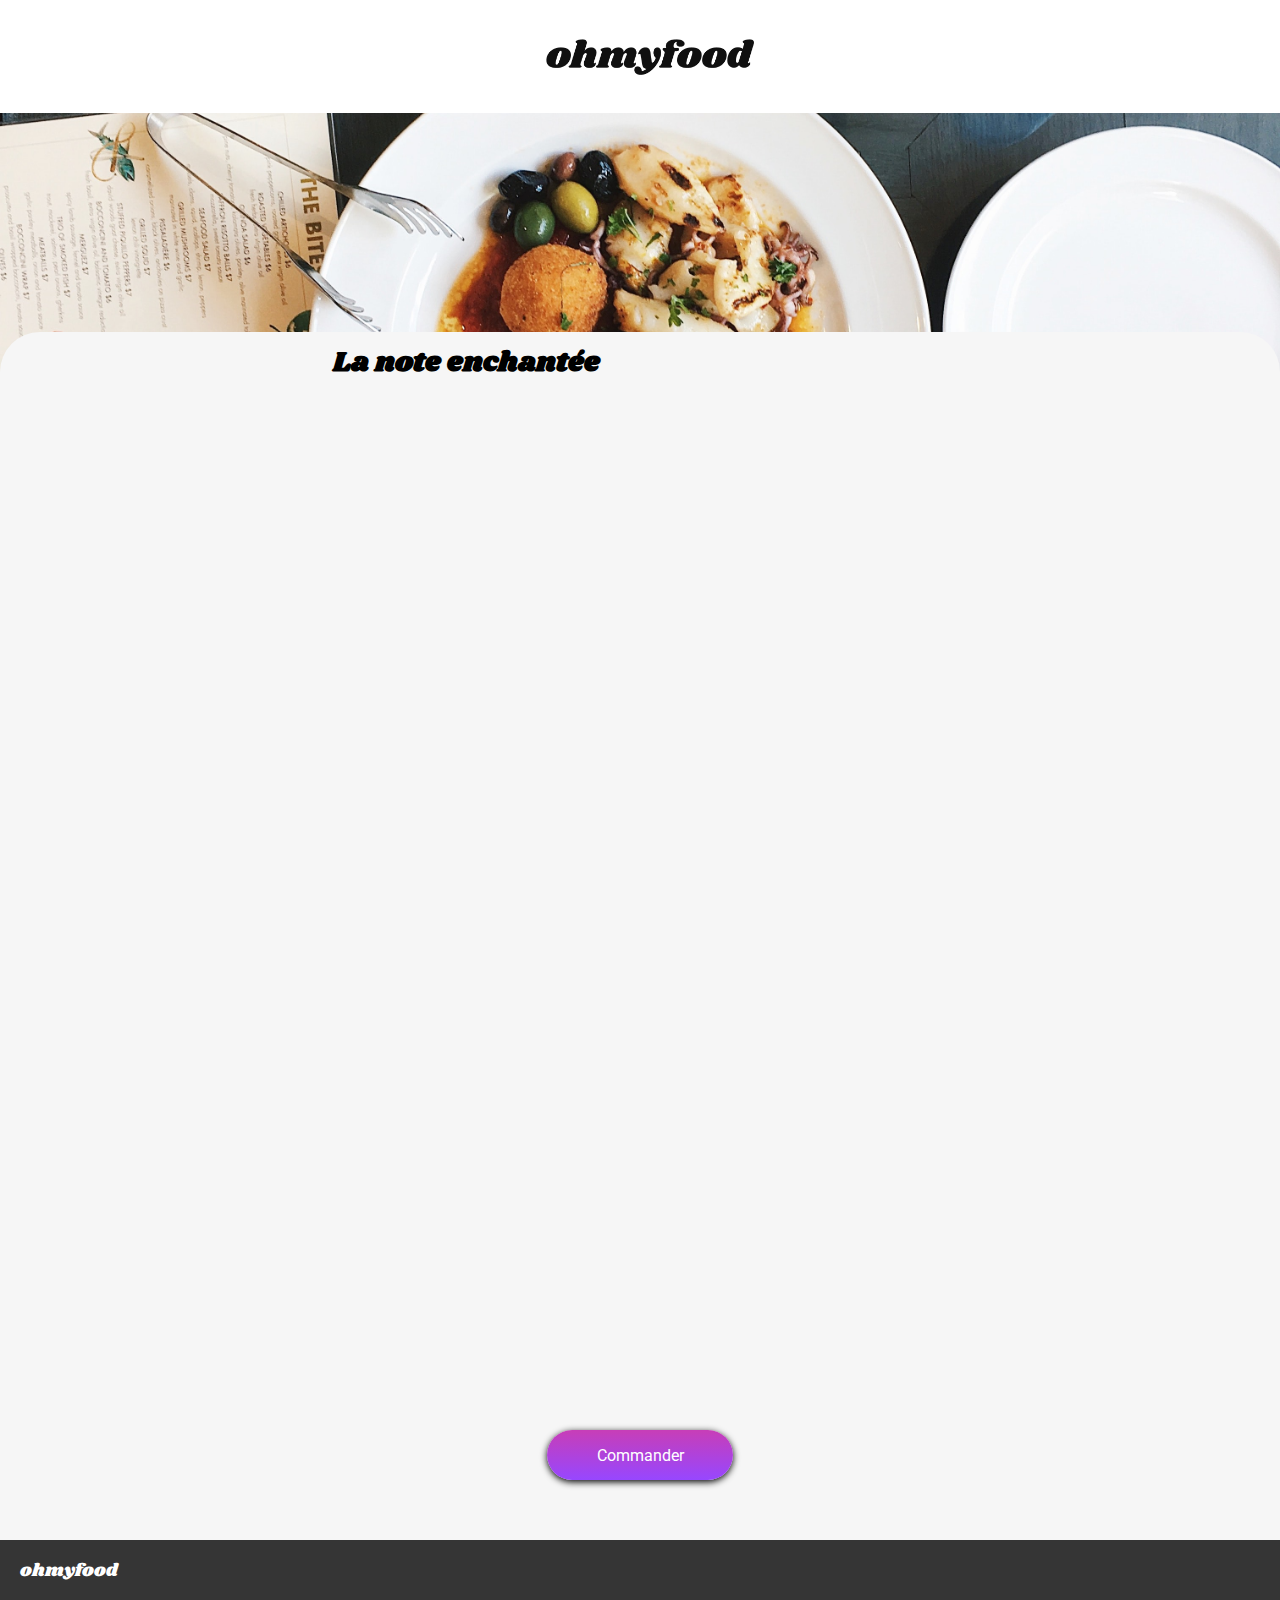
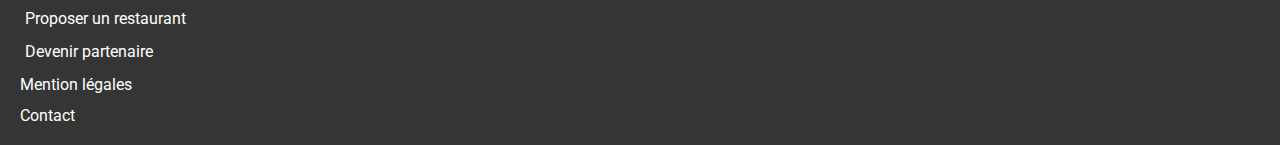
<file: La_note_enchantee.html>
<!DOCTYPE html>
<html lang="en">
<head>
    <meta charset="UTF-8">
    <meta name="viewport" content="width=device-width, initial-scale=1.0">
    <title>oh my food</title>
    <link rel="stylesheet" href="ohmyfood.css">
    <link rel="stylesheet" href="ohmyfood.scss">

    <link rel="preconnect" href="https://fonts.googleapis.com">
    <link rel="preconnect" href="https://fonts.gstatic.com" crossorigin>
    <link href="https://fonts.googleapis.com/css2?family=Roboto:wght@300;500&display=swap" rel="stylesheet">
    <link rel="stylesheet" href="https://cdnjs.cloudflare.com/ajax/libs/font-awesome/6.2.1/css/all.min.css"
    integrity="sha512-MV7K8+y+gLIBoVD59lQIYicR65iaqukzvf/nwasF0nqhPay5w/9lJmVM2hMDcnK1OnMGCdVK+iQrJ7lzPJQd1w=="
    crossorigin="anonymous" referrerpolicy="no-referrer" >
    <link rel="preconnect" href="https://fonts.googleapis.com">
    <link rel="preconnect" href="https://fonts.gstatic.com" crossorigin>
    <link href="https://fonts.googleapis.com/css2?family=Shrikhand&display=swap" rel="stylesheet">
    
</head>
<body>
    <header>
        <nav class="nav__menu">
            <div class="nav__menu--icone">
                    <a href="index.html">
                        <i class="fa-solid fa-arrow-left fa-2xl" style="color: #232323;"></i>
                    </a>
            </div>
            <div class="nav__menu--logo">
                <img src="Images+et+textes+Ohmyfood/Images_et_textes_Ohmyfood/images/logo/ohmyfood.png" alt="Logo Ohmyfood">
            </div>
        </nav>
    </header>
    <div class="image__menu">
        <img src="Images+et+textes+Ohmyfood/Images_et_textes_Ohmyfood/images/restaurants/stil-u2Lp8tXIcjw-unsplash.jpg" alt="Image du restaurant">
    </div>
    <div class="contenu">
        <div class="contenu__principale">
            <div class="contenu__principale--menu">
                <div class="menu__titre--coeur">
                    <h2 class="menu__titre">La note enchantée</h2>
                    <div class="heart">
                        <i class="fa-regular fa-heart fa-xl empty "></i>
                        <i class="fa-solid fa-heart fa-xl gradient-text full"></i>
                    </div>
                </div>
                <div class="contenu__principale--menu">
                    <div class="menu_entree">
                        <p class="menu_entree--text">ENTRÉE</p>
                        <a class="card_entree">
                            <div class="card_entree--bloc">
                                <p class="menu__titre--1">Ravioles de foie gras</p>
                                <p class="menu__titre--2">Accompagnées de leur crème à la truffe</p>
                            </div>
                            <div class="check">
                                <p class="menu__prix">25€</p>
                                <svg  class="svg__vert" xmlns="http://www.w3.org/2000/svg" width="60" height="69" viewBox="0 0 60 69" fill="none">
                                    <path d="M0.5 0H44.5C52.7843 0 59.5 6.71573 59.5 15V54C59.5 62.2843 52.7843 69 44.5 69H0.5V0Z" fill="#99E2D0"/>
                                    <path d="M40.0847 34.9656C40.0847 40.4884 35.6076 44.9656 30.0847 44.9656C24.5619 44.9656 20.0847 40.4884 20.0847 34.9656C20.0847 29.4427 24.5619 24.9656 30.0847 24.9656C35.6076 24.9656 40.0847 29.4427 40.0847 34.9656ZM28.928 40.2605L36.3474 32.8411C36.5993 32.5892 36.5993 32.1807 36.3474 31.9288L35.435 31.0164C35.1831 30.7644 34.7746 30.7644 34.5226 31.0164L28.4718 37.0671L25.6469 34.2421C25.3949 33.9902 24.9864 33.9902 24.7344 34.2421L23.8221 35.1545C23.5701 35.4065 23.5701 35.815 23.8221 36.0669L28.0156 40.2605C28.2676 40.5124 28.676 40.5124 28.928 40.2605Z" fill="white"/>
                                </svg>
                            </div>
                        </a>
                        <a class="card_entree">
                            <div class="card_entree--bloc">
                                <p class="menu__titre--1">Caviar osciètre</p>
                                <p class="menu__titre--2">Sur blini à la farine de blé noir</p>
                            </div>
                            <div class="check">
                                <p class="menu__prix">35€</p>
                                <svg  class="svg__vert" xmlns="http://www.w3.org/2000/svg" width="60" height="69" viewBox="0 0 60 69" fill="none">
                                    <path d="M0.5 0H44.5C52.7843 0 59.5 6.71573 59.5 15V54C59.5 62.2843 52.7843 69 44.5 69H0.5V0Z" fill="#99E2D0"/>
                                    <path d="M40.0847 34.9656C40.0847 40.4884 35.6076 44.9656 30.0847 44.9656C24.5619 44.9656 20.0847 40.4884 20.0847 34.9656C20.0847 29.4427 24.5619 24.9656 30.0847 24.9656C35.6076 24.9656 40.0847 29.4427 40.0847 34.9656ZM28.928 40.2605L36.3474 32.8411C36.5993 32.5892 36.5993 32.1807 36.3474 31.9288L35.435 31.0164C35.1831 30.7644 34.7746 30.7644 34.5226 31.0164L28.4718 37.0671L25.6469 34.2421C25.3949 33.9902 24.9864 33.9902 24.7344 34.2421L23.8221 35.1545C23.5701 35.4065 23.5701 35.815 23.8221 36.0669L28.0156 40.2605C28.2676 40.5124 28.676 40.5124 28.928 40.2605Z" fill="white"/>
                                </svg>
                            </div>
                        </a>
                        <a class="card_entree">
                            <div class="card_entree--bloc">
                                <p class="menu__titre--1">Homard et espuma de potiron</p>
                                <p class="menu__titre--2">Marinés aux zestes d'orange</p>
                            </div>
                            <div class="check">
                                <p class="menu__prix">20€</p>
                                <svg  class="svg__vert" xmlns="http://www.w3.org/2000/svg" width="60" height="69" viewBox="0 0 60 69" fill="none">
                                    <path d="M0.5 0H44.5C52.7843 0 59.5 6.71573 59.5 15V54C59.5 62.2843 52.7843 69 44.5 69H0.5V0Z" fill="#99E2D0"/>
                                    <path d="M40.0847 34.9656C40.0847 40.4884 35.6076 44.9656 30.0847 44.9656C24.5619 44.9656 20.0847 40.4884 20.0847 34.9656C20.0847 29.4427 24.5619 24.9656 30.0847 24.9656C35.6076 24.9656 40.0847 29.4427 40.0847 34.9656ZM28.928 40.2605L36.3474 32.8411C36.5993 32.5892 36.5993 32.1807 36.3474 31.9288L35.435 31.0164C35.1831 30.7644 34.7746 30.7644 34.5226 31.0164L28.4718 37.0671L25.6469 34.2421C25.3949 33.9902 24.9864 33.9902 24.7344 34.2421L23.8221 35.1545C23.5701 35.4065 23.5701 35.815 23.8221 36.0669L28.0156 40.2605C28.2676 40.5124 28.676 40.5124 28.928 40.2605Z" fill="white"/>
                                </svg>
                            </div>
                        </a>
                        <a class="card_entree">
                            <div class="card_entree--bloc">
                                <p class="menu__titre--1">Foie gras de canard cuit entier</p>
                                <p class="menu__titre--2">Confiture de figue et pain toasté</p>
                            </div>
                            <div class="check">
                                <p class="menu__prix">35€</p>
                                <svg  class="svg__vert" xmlns="http://www.w3.org/2000/svg" width="60" height="69" viewBox="0 0 60 69" fill="none">
                                    <path d="M0.5 0H44.5C52.7843 0 59.5 6.71573 59.5 15V54C59.5 62.2843 52.7843 69 44.5 69H0.5V0Z" fill="#99E2D0"/>
                                    <path d="M40.0847 34.9656C40.0847 40.4884 35.6076 44.9656 30.0847 44.9656C24.5619 44.9656 20.0847 40.4884 20.0847 34.9656C20.0847 29.4427 24.5619 24.9656 30.0847 24.9656C35.6076 24.9656 40.0847 29.4427 40.0847 34.9656ZM28.928 40.2605L36.3474 32.8411C36.5993 32.5892 36.5993 32.1807 36.3474 31.9288L35.435 31.0164C35.1831 30.7644 34.7746 30.7644 34.5226 31.0164L28.4718 37.0671L25.6469 34.2421C25.3949 33.9902 24.9864 33.9902 24.7344 34.2421L23.8221 35.1545C23.5701 35.4065 23.5701 35.815 23.8221 36.0669L28.0156 40.2605C28.2676 40.5124 28.676 40.5124 28.928 40.2605Z" fill="white"/>
                                </svg>
                            </div>
                        </a>
                    </div>
                    <div class="menu_entree">
                        <p class="menu_entree--text">PLATS</p>
                        <a class="card_entree">
                            <div class="card_entree--bloc">
                                <p class="menu__titre--1">Noix de coquilles Saint-Jacques</p>
                                <p class="menu__titre--2">Sur lit de purée de céleri-rave</p>
                            </div>
                            <div class="check">
                                <p class="menu__prix">40€</p>
                                <svg  class="svg__vert" xmlns="http://www.w3.org/2000/svg" width="60" height="69" viewBox="0 0 60 69" fill="none">
                                    <path d="M0.5 0H44.5C52.7843 0 59.5 6.71573 59.5 15V54C59.5 62.2843 52.7843 69 44.5 69H0.5V0Z" fill="#99E2D0"/>
                                    <path d="M40.0847 34.9656C40.0847 40.4884 35.6076 44.9656 30.0847 44.9656C24.5619 44.9656 20.0847 40.4884 20.0847 34.9656C20.0847 29.4427 24.5619 24.9656 30.0847 24.9656C35.6076 24.9656 40.0847 29.4427 40.0847 34.9656ZM28.928 40.2605L36.3474 32.8411C36.5993 32.5892 36.5993 32.1807 36.3474 31.9288L35.435 31.0164C35.1831 30.7644 34.7746 30.7644 34.5226 31.0164L28.4718 37.0671L25.6469 34.2421C25.3949 33.9902 24.9864 33.9902 24.7344 34.2421L23.8221 35.1545C23.5701 35.4065 23.5701 35.815 23.8221 36.0669L28.0156 40.2605C28.2676 40.5124 28.676 40.5124 28.928 40.2605Z" fill="white"/>
                                </svg>
                            </div>
                        </a>
                        <a class="card_entree">
                            <div class="card_entree--bloc">
                                <p class="menu__titre--1">Langoustine poêlée</p>
                                <p class="menu__titre--2">Purée de patate douce</p>
                            </div>
                            <div class="check">
                                <p class="menu__prix">35€</p>
                                <svg  class="svg__vert" xmlns="http://www.w3.org/2000/svg" width="60" height="69" viewBox="0 0 60 69" fill="none">
                                    <path d="M0.5 0H44.5C52.7843 0 59.5 6.71573 59.5 15V54C59.5 62.2843 52.7843 69 44.5 69H0.5V0Z" fill="#99E2D0"/>
                                    <path d="M40.0847 34.9656C40.0847 40.4884 35.6076 44.9656 30.0847 44.9656C24.5619 44.9656 20.0847 40.4884 20.0847 34.9656C20.0847 29.4427 24.5619 24.9656 30.0847 24.9656C35.6076 24.9656 40.0847 29.4427 40.0847 34.9656ZM28.928 40.2605L36.3474 32.8411C36.5993 32.5892 36.5993 32.1807 36.3474 31.9288L35.435 31.0164C35.1831 30.7644 34.7746 30.7644 34.5226 31.0164L28.4718 37.0671L25.6469 34.2421C25.3949 33.9902 24.9864 33.9902 24.7344 34.2421L23.8221 35.1545C23.5701 35.4065 23.5701 35.815 23.8221 36.0669L28.0156 40.2605C28.2676 40.5124 28.676 40.5124 28.928 40.2605Z" fill="white"/>
                                </svg>
                            </div>
                        </a>
                        <a class="card_entree">
                            <div class="card_entree--bloc">
                                <p class="menu__titre--1">Mijoté de queu de boeuf</p>
                                <p class="menu__titre--2">Et riz sauvage aux zestes de citron</p>
                            </div>
                            <div class="check">
                                <p class="menu__prix">45€</p>
                                <svg  class="svg__vert" xmlns="http://www.w3.org/2000/svg" width="60" height="69" viewBox="0 0 60 69" fill="none">
                                    <path d="M0.5 0H44.5C52.7843 0 59.5 6.71573 59.5 15V54C59.5 62.2843 52.7843 69 44.5 69H0.5V0Z" fill="#99E2D0"/>
                                    <path d="M40.0847 34.9656C40.0847 40.4884 35.6076 44.9656 30.0847 44.9656C24.5619 44.9656 20.0847 40.4884 20.0847 34.9656C20.0847 29.4427 24.5619 24.9656 30.0847 24.9656C35.6076 24.9656 40.0847 29.4427 40.0847 34.9656ZM28.928 40.2605L36.3474 32.8411C36.5993 32.5892 36.5993 32.1807 36.3474 31.9288L35.435 31.0164C35.1831 30.7644 34.7746 30.7644 34.5226 31.0164L28.4718 37.0671L25.6469 34.2421C25.3949 33.9902 24.9864 33.9902 24.7344 34.2421L23.8221 35.1545C23.5701 35.4065 23.5701 35.815 23.8221 36.0669L28.0156 40.2605C28.2676 40.5124 28.676 40.5124 28.928 40.2605Z" fill="white"/>
                                </svg>
                            </div>
                        </a>
                    </div>
                    <div class="menu_entree">
                        <p class="menu_entree--text">DESSERTS</p>
                        <a class="card_entree">
                            <div class="card_entree--bloc">
                                <p class="menu__titre--1">Macaron noisette et chocolat</p>
                                <p class="menu__titre--2">Glace au caramel brun et sel de guérande</p>
                            </div>
                            <div class="check">
                                <p class="menu__prix">18€</p>
                                <svg  class="svg__vert" xmlns="http://www.w3.org/2000/svg" width="60" height="69" viewBox="0 0 60 69" fill="none">
                                    <path d="M0.5 0H44.5C52.7843 0 59.5 6.71573 59.5 15V54C59.5 62.2843 52.7843 69 44.5 69H0.5V0Z" fill="#99E2D0"/>
                                    <path d="M40.0847 34.9656C40.0847 40.4884 35.6076 44.9656 30.0847 44.9656C24.5619 44.9656 20.0847 40.4884 20.0847 34.9656C20.0847 29.4427 24.5619 24.9656 30.0847 24.9656C35.6076 24.9656 40.0847 29.4427 40.0847 34.9656ZM28.928 40.2605L36.3474 32.8411C36.5993 32.5892 36.5993 32.1807 36.3474 31.9288L35.435 31.0164C35.1831 30.7644 34.7746 30.7644 34.5226 31.0164L28.4718 37.0671L25.6469 34.2421C25.3949 33.9902 24.9864 33.9902 24.7344 34.2421L23.8221 35.1545C23.5701 35.4065 23.5701 35.815 23.8221 36.0669L28.0156 40.2605C28.2676 40.5124 28.676 40.5124 28.928 40.2605Z" fill="white"/>
                                </svg>
                            </div>
                        </a>
                        <a class="card_entree">
                            <div class="card_entree--bloc">
                                <p class="menu__titre--1">Baba au rhum revisité</p>
                                <p class="menu__titre--2">Avec son coulis de citron</p>
                            </div>
                            <div class="check">
                                <p class="menu__prix">22€</p>
                                <svg  class="svg__vert" xmlns="http://www.w3.org/2000/svg" width="60" height="69" viewBox="0 0 60 69" fill="none">
                                    <path d="M0.5 0H44.5C52.7843 0 59.5 6.71573 59.5 15V54C59.5 62.2843 52.7843 69 44.5 69H0.5V0Z" fill="#99E2D0"/>
                                    <path d="M40.0847 34.9656C40.0847 40.4884 35.6076 44.9656 30.0847 44.9656C24.5619 44.9656 20.0847 40.4884 20.0847 34.9656C20.0847 29.4427 24.5619 24.9656 30.0847 24.9656C35.6076 24.9656 40.0847 29.4427 40.0847 34.9656ZM28.928 40.2605L36.3474 32.8411C36.5993 32.5892 36.5993 32.1807 36.3474 31.9288L35.435 31.0164C35.1831 30.7644 34.7746 30.7644 34.5226 31.0164L28.4718 37.0671L25.6469 34.2421C25.3949 33.9902 24.9864 33.9902 24.7344 34.2421L23.8221 35.1545C23.5701 35.4065 23.5701 35.815 23.8221 36.0669L28.0156 40.2605C28.2676 40.5124 28.676 40.5124 28.928 40.2605Z" fill="white"/>
                                </svg>
                            </div>
                        </a>
                        <a class="card_entree">
                            <div class="card_entree--bloc">
                                <p class="menu__titre--1">Tarte au citron meringuée</p>
                                <p class="menu__titre--2">Déstructurée</p>
                            </div>
                            <div class="check">
                                <p class="menu__prix">23€</p>
                                <svg  class="svg__vert" xmlns="http://www.w3.org/2000/svg" width="60" height="69" viewBox="0 0 60 69" fill="none">
                                    <path d="M0.5 0H44.5C52.7843 0 59.5 6.71573 59.5 15V54C59.5 62.2843 52.7843 69 44.5 69H0.5V0Z" fill="#99E2D0"/>
                                    <path d="M40.0847 34.9656C40.0847 40.4884 35.6076 44.9656 30.0847 44.9656C24.5619 44.9656 20.0847 40.4884 20.0847 34.9656C20.0847 29.4427 24.5619 24.9656 30.0847 24.9656C35.6076 24.9656 40.0847 29.4427 40.0847 34.9656ZM28.928 40.2605L36.3474 32.8411C36.5993 32.5892 36.5993 32.1807 36.3474 31.9288L35.435 31.0164C35.1831 30.7644 34.7746 30.7644 34.5226 31.0164L28.4718 37.0671L25.6469 34.2421C25.3949 33.9902 24.9864 33.9902 24.7344 34.2421L23.8221 35.1545C23.5701 35.4065 23.5701 35.815 23.8221 36.0669L28.0156 40.2605C28.2676 40.5124 28.676 40.5124 28.928 40.2605Z" fill="white"/>
                                </svg>
                            </div>
                        </a>
                    </div>
                </div>
                <div class="Commander__btn">
                    <button class="Commander__btn--1">Commander</button>
                </div>
            </div> 
                       
        </div>
        
    </div>
    <footer>            
        <div class="footer">
            <p class="ohmyfood_footer" >ohmyfood</p>
            <div class="footer__3">
                <div class="footer__logo">
                    <i class="fa-solid fa-utensils" style="color: #ffffff;"></i>
                    <p> Proposer un restaurant</p>
                </div>
                <div class="footer__logo">
                    <i class="fa-solid fa-handshake-angle" style="color: #ffffff;"></i>
                    <p>  Devenir partenaire</p>
                </div>
                <p class="footer__logo--1">Mention légales</p>
                <p class="footer__logo--2">Contact</p>
            </div>
        </div>
    </footer>   
</body>
</html>
</file>
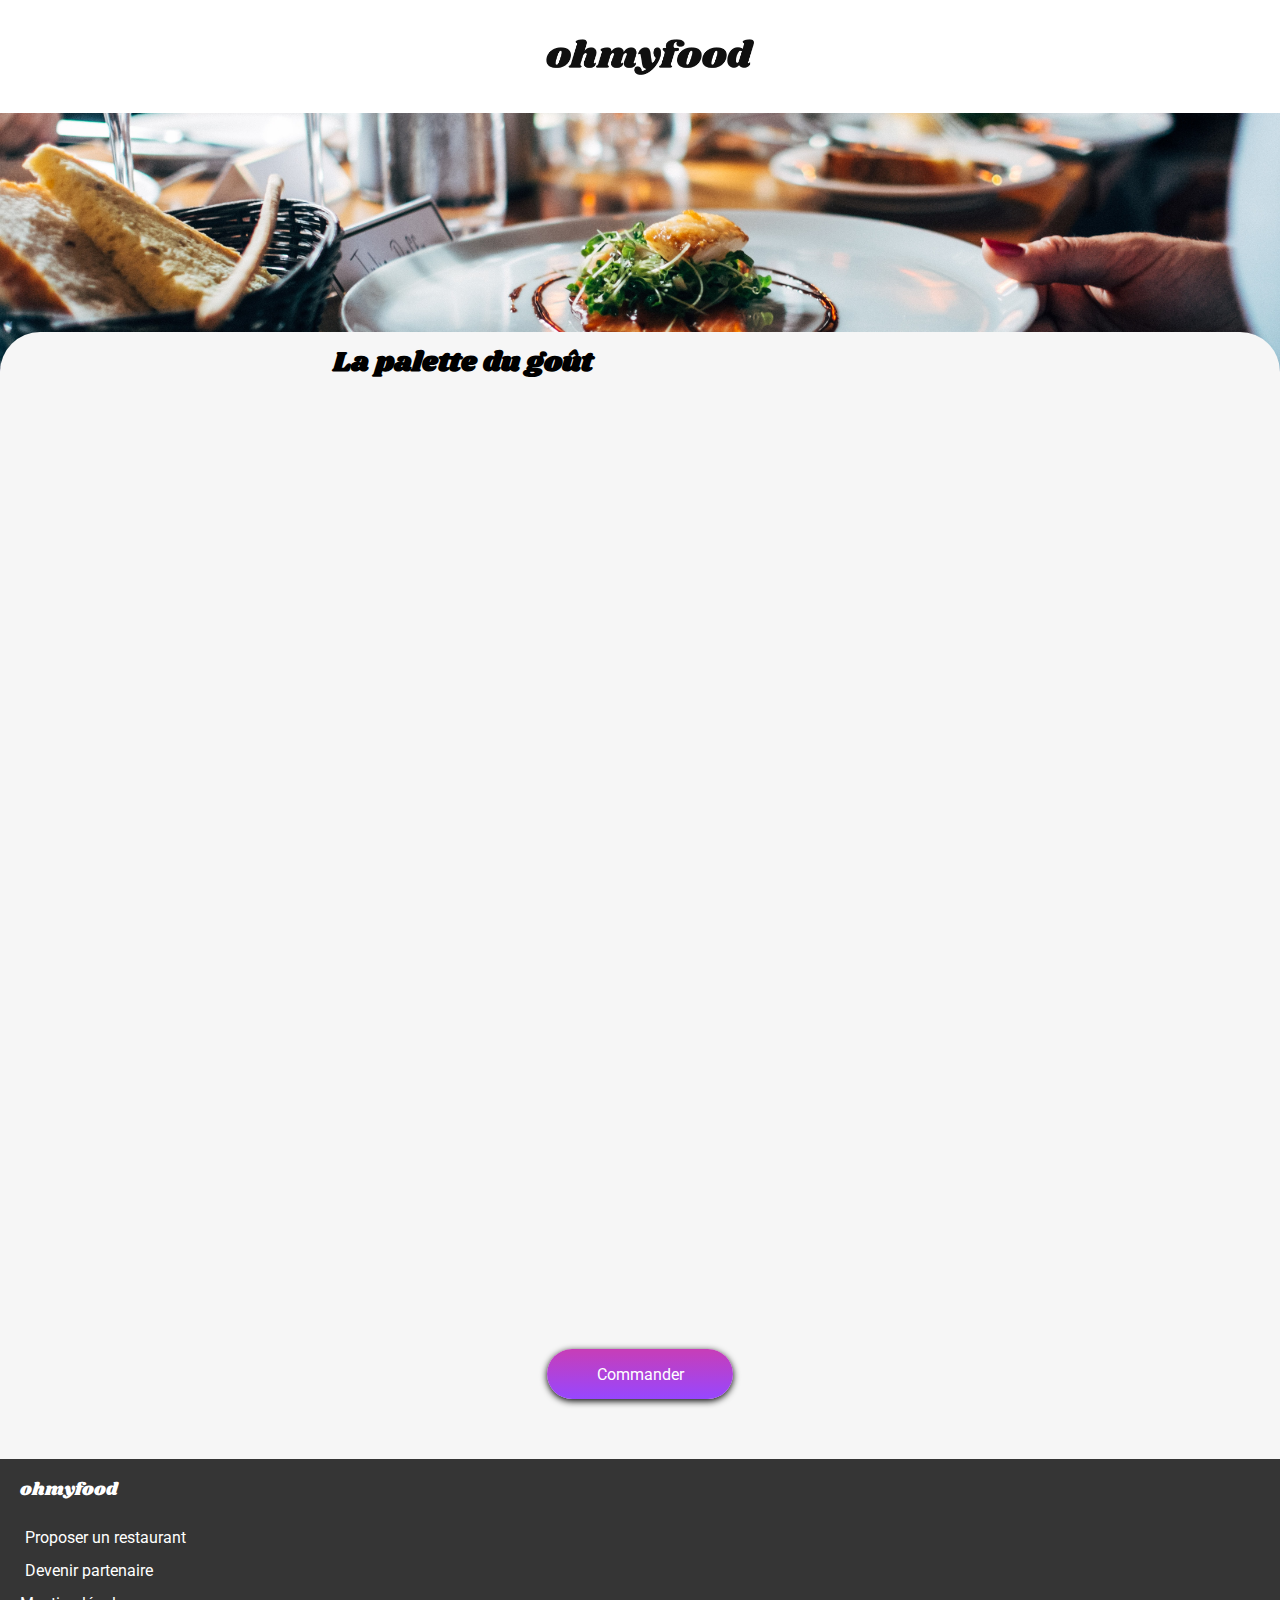
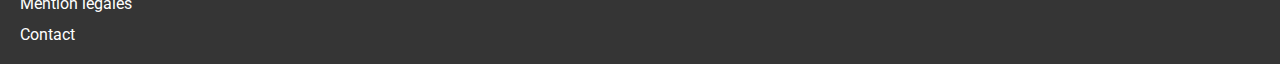
<file: La_palette_du_gout.html>
<!DOCTYPE html>
<html lang="en">
<head>
    <meta charset="UTF-8">
    <meta name="viewport" content="width=device-width, initial-scale=1.0">
    <title>oh my food</title>
    <link rel="stylesheet" href="ohmyfood.css">
    <link rel="stylesheet" href="ohmyfood.scss">

    <link rel="preconnect" href="https://fonts.googleapis.com">
    <link rel="preconnect" href="https://fonts.gstatic.com" crossorigin>
    <link href="https://fonts.googleapis.com/css2?family=Roboto:wght@300;500&display=swap" rel="stylesheet">
    <link rel="stylesheet" href="https://cdnjs.cloudflare.com/ajax/libs/font-awesome/6.2.1/css/all.min.css"
    integrity="sha512-MV7K8+y+gLIBoVD59lQIYicR65iaqukzvf/nwasF0nqhPay5w/9lJmVM2hMDcnK1OnMGCdVK+iQrJ7lzPJQd1w=="
    crossorigin="anonymous" referrerpolicy="no-referrer" >
    <link rel="preconnect" href="https://fonts.googleapis.com">
    <link rel="preconnect" href="https://fonts.gstatic.com" crossorigin>
    <link href="https://fonts.googleapis.com/css2?family=Shrikhand&display=swap" rel="stylesheet">
    
</head>
<body>
    <header>
        <nav class="nav__menu">
            <div class="nav__menu--icone">
                    <a href="index.html">
                        <i class="fa-solid fa-arrow-left fa-2xl" style="color: #232323;"></i>
                    </a>
            </div>
            <div class="nav__menu--logo">
                <img src="Images+et+textes+Ohmyfood/Images_et_textes_Ohmyfood/images/logo/ohmyfood.png" alt="Logo ohmyfood">
            </div>
        </nav>
    </header>
    <div class="image__menu">
        <img src="Images+et+textes+Ohmyfood/Images_et_textes_Ohmyfood/images/restaurants/jay-wennington-N_Y88TWmGwA-unsplash.jpg" alt="Image du restaurant" >
    </div>
    <div class="contenu">
        <div class="contenu__principale">
            <div class="contenu__principale--menu">
                <div class="menu__titre--coeur">
                    <h2 class="menu__titre">La palette du goût</h2>
                    <div class="heart">
                        <i class="fa-regular fa-heart fa-xl empty "></i>
                        <i class="fa-solid fa-heart fa-xl gradient-text full"></i>
                    </div>
                </div>
                <div class="contenu__principale--menu">
                    <div class="menu_entree">
                        <p class="menu_entree--text">ENTRÉE</p>
                        <a href="#" class="card_entree">
                            <div class="card_entree--bloc">
                                <p class="menu__titre--1">Fricassée d'escargots</p>
                                <p class="menu__titre--2"> Au piment d'Espelette</p>
                            </div>
                            
                            <div class="check">
                                <p class="menu__prix">25€</p>
                                <svg  class="svg__vert" xmlns="http://www.w3.org/2000/svg" width="60" height="69" viewBox="0 0 60 69" fill="none">
                                    <path d="M0.5 0H44.5C52.7843 0 59.5 6.71573 59.5 15V54C59.5 62.2843 52.7843 69 44.5 69H0.5V0Z" fill="#99E2D0"/>
                                    <path d="M40.0847 34.9656C40.0847 40.4884 35.6076 44.9656 30.0847 44.9656C24.5619 44.9656 20.0847 40.4884 20.0847 34.9656C20.0847 29.4427 24.5619 24.9656 30.0847 24.9656C35.6076 24.9656 40.0847 29.4427 40.0847 34.9656ZM28.928 40.2605L36.3474 32.8411C36.5993 32.5892 36.5993 32.1807 36.3474 31.9288L35.435 31.0164C35.1831 30.7644 34.7746 30.7644 34.5226 31.0164L28.4718 37.0671L25.6469 34.2421C25.3949 33.9902 24.9864 33.9902 24.7344 34.2421L23.8221 35.1545C23.5701 35.4065 23.5701 35.815 23.8221 36.0669L28.0156 40.2605C28.2676 40.5124 28.676 40.5124 28.928 40.2605Z" fill="white"/>
                                </svg>
                            </div>
                        </a>
                        <a class="card_entree">
                            <div class="card_entree--bloc">
                                <p class="menu__titre--1">Foi gras de canard mi-cuit</p>
                                <p class="menu__titre--2">Et ses copeaux de truffe noire</p>
                            </div>
                            <div class="check">
                                <p class="menu__prix">35€</p>
                                <svg  class="svg__vert" xmlns="http://www.w3.org/2000/svg" width="60" height="69" viewBox="0 0 60 69" fill="none">
                                    <path d="M0.5 0H44.5C52.7843 0 59.5 6.71573 59.5 15V54C59.5 62.2843 52.7843 69 44.5 69H0.5V0Z" fill="#99E2D0"/>
                                    <path d="M40.0847 34.9656C40.0847 40.4884 35.6076 44.9656 30.0847 44.9656C24.5619 44.9656 20.0847 40.4884 20.0847 34.9656C20.0847 29.4427 24.5619 24.9656 30.0847 24.9656C35.6076 24.9656 40.0847 29.4427 40.0847 34.9656ZM28.928 40.2605L36.3474 32.8411C36.5993 32.5892 36.5993 32.1807 36.3474 31.9288L35.435 31.0164C35.1831 30.7644 34.7746 30.7644 34.5226 31.0164L28.4718 37.0671L25.6469 34.2421C25.3949 33.9902 24.9864 33.9902 24.7344 34.2421L23.8221 35.1545C23.5701 35.4065 23.5701 35.815 23.8221 36.0669L28.0156 40.2605C28.2676 40.5124 28.676 40.5124 28.928 40.2605Z" fill="white"/>
                                </svg>
                            </div>
                        </a>
                        <a class="card_entree">
                            <div class="card_entree--bloc">
                                <p class="menu__titre--1">Oeuf au plat</p>
                                <p class="menu__titre--2"> Assaisonné à la truffe sur lit de caviar</p>
                            </div>
                            <div class="check">
                                <p class="menu__prix">20€</p>
                                <svg  class="svg__vert" xmlns="http://www.w3.org/2000/svg" width="60" height="69" viewBox="0 0 60 69" fill="none">
                                    <path d="M0.5 0H44.5C52.7843 0 59.5 6.71573 59.5 15V54C59.5 62.2843 52.7843 69 44.5 69H0.5V0Z" fill="#99E2D0"/>
                                    <path d="M40.0847 34.9656C40.0847 40.4884 35.6076 44.9656 30.0847 44.9656C24.5619 44.9656 20.0847 40.4884 20.0847 34.9656C20.0847 29.4427 24.5619 24.9656 30.0847 24.9656C35.6076 24.9656 40.0847 29.4427 40.0847 34.9656ZM28.928 40.2605L36.3474 32.8411C36.5993 32.5892 36.5993 32.1807 36.3474 31.9288L35.435 31.0164C35.1831 30.7644 34.7746 30.7644 34.5226 31.0164L28.4718 37.0671L25.6469 34.2421C25.3949 33.9902 24.9864 33.9902 24.7344 34.2421L23.8221 35.1545C23.5701 35.4065 23.5701 35.815 23.8221 36.0669L28.0156 40.2605C28.2676 40.5124 28.676 40.5124 28.928 40.2605Z" fill="white"/>
                                </svg>
                            </div>
                        </a>
                    </div>
                    <div class="menu_entree">
                        <p class="menu_entree--text">PLATS</p>
                        <a class="card_entree">
                            <div class="card_entree--bloc">
                                <p class="menu__titre--1">Filet de boeuf aux herbes</p>
                                <p class="menu__titre--2"> Accompagné de sa ribambelle de légumes</p>
                            </div>
                            <div class="check">
                                <p class="menu__prix">40€</p>
                                <svg  class="svg__vert" xmlns="http://www.w3.org/2000/svg" width="60" height="69" viewBox="0 0 60 69" fill="none">
                                    <path d="M0.5 0H44.5C52.7843 0 59.5 6.71573 59.5 15V54C59.5 62.2843 52.7843 69 44.5 69H0.5V0Z" fill="#99E2D0"/>
                                    <path d="M40.0847 34.9656C40.0847 40.4884 35.6076 44.9656 30.0847 44.9656C24.5619 44.9656 20.0847 40.4884 20.0847 34.9656C20.0847 29.4427 24.5619 24.9656 30.0847 24.9656C35.6076 24.9656 40.0847 29.4427 40.0847 34.9656ZM28.928 40.2605L36.3474 32.8411C36.5993 32.5892 36.5993 32.1807 36.3474 31.9288L35.435 31.0164C35.1831 30.7644 34.7746 30.7644 34.5226 31.0164L28.4718 37.0671L25.6469 34.2421C25.3949 33.9902 24.9864 33.9902 24.7344 34.2421L23.8221 35.1545C23.5701 35.4065 23.5701 35.815 23.8221 36.0669L28.0156 40.2605C28.2676 40.5124 28.676 40.5124 28.928 40.2605Z" fill="white"/>
                                </svg>
                            </div>
                        </a>
                        <a class="card_entree">
                            <div class="card_entree--bloc">
                                <p class="menu__titre--1">Parmentier de queu de boeuf</p>
                                <p class="menu__titre--2">À la truffe noire sur sa purée de panais</p>
                            </div>
                            <div class="check">
                                <p class="menu__prix">35€</p>
                                <svg  class="svg__vert" xmlns="http://www.w3.org/2000/svg" width="60" height="69" viewBox="0 0 60 69" fill="none">
                                    <path d="M0.5 0H44.5C52.7843 0 59.5 6.71573 59.5 15V54C59.5 62.2843 52.7843 69 44.5 69H0.5V0Z" fill="#99E2D0"/>
                                    <path d="M40.0847 34.9656C40.0847 40.4884 35.6076 44.9656 30.0847 44.9656C24.5619 44.9656 20.0847 40.4884 20.0847 34.9656C20.0847 29.4427 24.5619 24.9656 30.0847 24.9656C35.6076 24.9656 40.0847 29.4427 40.0847 34.9656ZM28.928 40.2605L36.3474 32.8411C36.5993 32.5892 36.5993 32.1807 36.3474 31.9288L35.435 31.0164C35.1831 30.7644 34.7746 30.7644 34.5226 31.0164L28.4718 37.0671L25.6469 34.2421C25.3949 33.9902 24.9864 33.9902 24.7344 34.2421L23.8221 35.1545C23.5701 35.4065 23.5701 35.815 23.8221 36.0669L28.0156 40.2605C28.2676 40.5124 28.676 40.5124 28.928 40.2605Z" fill="white"/>
                                </svg>
                            </div>
                        </a>
                        <a class="card_entree">
                            <div class="card_entree--bloc">
                                <p class="menu__titre--1">Filet de turbot</p>
                                <p class="menu__titre--2">Aux agrumes</p>
                            </div>
                            <div class="check">
                                <p class="menu__prix">44€</p>
                                <svg  class="svg__vert" xmlns="http://www.w3.org/2000/svg" width="60" height="69" viewBox="0 0 60 69" fill="none">
                                    <path d="M0.5 0H44.5C52.7843 0 59.5 6.71573 59.5 15V54C59.5 62.2843 52.7843 69 44.5 69H0.5V0Z" fill="#99E2D0"/>
                                    <path d="M40.0847 34.9656C40.0847 40.4884 35.6076 44.9656 30.0847 44.9656C24.5619 44.9656 20.0847 40.4884 20.0847 34.9656C20.0847 29.4427 24.5619 24.9656 30.0847 24.9656C35.6076 24.9656 40.0847 29.4427 40.0847 34.9656ZM28.928 40.2605L36.3474 32.8411C36.5993 32.5892 36.5993 32.1807 36.3474 31.9288L35.435 31.0164C35.1831 30.7644 34.7746 30.7644 34.5226 31.0164L28.4718 37.0671L25.6469 34.2421C25.3949 33.9902 24.9864 33.9902 24.7344 34.2421L23.8221 35.1545C23.5701 35.4065 23.5701 35.815 23.8221 36.0669L28.0156 40.2605C28.2676 40.5124 28.676 40.5124 28.928 40.2605Z" fill="white"/>
                                </svg>
                            </div>
                        </a>
                    </div>
                    <div class="menu_entree">
                        <p class="menu_entree--text">DESSERTS</p>
                        <a class="card_entree">
                            <div class="card_entree--bloc">
                                <p class="menu__titre--1">Paris-Brest</p>
                                <p class="menu__titre--2">Revisité</p>
                            </div>
                            <div class="check">
                                <p class="menu__prix">18€</p>
                                <svg  class="svg__vert" xmlns="http://www.w3.org/2000/svg" width="60" height="69" viewBox="0 0 60 69" fill="none">
                                    <path d="M0.5 0H44.5C52.7843 0 59.5 6.71573 59.5 15V54C59.5 62.2843 52.7843 69 44.5 69H0.5V0Z" fill="#99E2D0"/>
                                    <path d="M40.0847 34.9656C40.0847 40.4884 35.6076 44.9656 30.0847 44.9656C24.5619 44.9656 20.0847 40.4884 20.0847 34.9656C20.0847 29.4427 24.5619 24.9656 30.0847 24.9656C35.6076 24.9656 40.0847 29.4427 40.0847 34.9656ZM28.928 40.2605L36.3474 32.8411C36.5993 32.5892 36.5993 32.1807 36.3474 31.9288L35.435 31.0164C35.1831 30.7644 34.7746 30.7644 34.5226 31.0164L28.4718 37.0671L25.6469 34.2421C25.3949 33.9902 24.9864 33.9902 24.7344 34.2421L23.8221 35.1545C23.5701 35.4065 23.5701 35.815 23.8221 36.0669L28.0156 40.2605C28.2676 40.5124 28.676 40.5124 28.928 40.2605Z" fill="white"/>
                                </svg>
                            </div>
                        </a>
                        <a class="card_entree">
                            <div class="card_entree--bloc">
                                <p class="menu__titre--1">Macaron au chocolat d'exception</p>
                                <p class="menu__titre--2">Et glace à la vanille de madagascar</p>
                            </div>
                            <div class="check">
                                <p class="menu__prix">22€</p>
                                <svg  class="svg__vert" xmlns="http://www.w3.org/2000/svg" width="60" height="69" viewBox="0 0 60 69" fill="none">
                                    <path d="M0.5 0H44.5C52.7843 0 59.5 6.71573 59.5 15V54C59.5 62.2843 52.7843 69 44.5 69H0.5V0Z" fill="#99E2D0"/>
                                    <path d="M40.0847 34.9656C40.0847 40.4884 35.6076 44.9656 30.0847 44.9656C24.5619 44.9656 20.0847 40.4884 20.0847 34.9656C20.0847 29.4427 24.5619 24.9656 30.0847 24.9656C35.6076 24.9656 40.0847 29.4427 40.0847 34.9656ZM28.928 40.2605L36.3474 32.8411C36.5993 32.5892 36.5993 32.1807 36.3474 31.9288L35.435 31.0164C35.1831 30.7644 34.7746 30.7644 34.5226 31.0164L28.4718 37.0671L25.6469 34.2421C25.3949 33.9902 24.9864 33.9902 24.7344 34.2421L23.8221 35.1545C23.5701 35.4065 23.5701 35.815 23.8221 36.0669L28.0156 40.2605C28.2676 40.5124 28.676 40.5124 28.928 40.2605Z" fill="white"/>
                                </svg>
                            </div>
                        </a>
                        <a class="card_entree">
                            <div class="card_entree--bloc">
                                <p class="menu__titre--1">Mousse au chocolat</p>
                                <p class="menu__titre--2">Au piment d'Espelette et à la truffe noire</p>
                            </div>
                            <div class="check">
                                <p class="menu__prix">23€</p>
                                <svg  class="svg__vert" xmlns="http://www.w3.org/2000/svg" width="60" height="69" viewBox="0 0 60 69" fill="none">
                                    <path d="M0.5 0H44.5C52.7843 0 59.5 6.71573 59.5 15V54C59.5 62.2843 52.7843 69 44.5 69H0.5V0Z" fill="#99E2D0"/>
                                    <path d="M40.0847 34.9656C40.0847 40.4884 35.6076 44.9656 30.0847 44.9656C24.5619 44.9656 20.0847 40.4884 20.0847 34.9656C20.0847 29.4427 24.5619 24.9656 30.0847 24.9656C35.6076 24.9656 40.0847 29.4427 40.0847 34.9656ZM28.928 40.2605L36.3474 32.8411C36.5993 32.5892 36.5993 32.1807 36.3474 31.9288L35.435 31.0164C35.1831 30.7644 34.7746 30.7644 34.5226 31.0164L28.4718 37.0671L25.6469 34.2421C25.3949 33.9902 24.9864 33.9902 24.7344 34.2421L23.8221 35.1545C23.5701 35.4065 23.5701 35.815 23.8221 36.0669L28.0156 40.2605C28.2676 40.5124 28.676 40.5124 28.928 40.2605Z" fill="white"/>
                                </svg>
                            </div>
                        </a>
                    </div>
                </div>
                <div class="Commander__btn">
                    <button class="Commander__btn--1">Commander</button>
                </div>

            </div>
        </div>
        
    </div> 
    <footer>            
        <div class="footer">
            <p class="ohmyfood_footer" >ohmyfood</p>
            <div class="footer__3">
                <div class="footer__logo">
                    <i class="fa-solid fa-utensils" style="color: #ffffff;"></i>
                    <p> Proposer un restaurant</p>
                </div>
                <div class="footer__logo">
                    <i class="fa-solid fa-handshake-angle" style="color: #ffffff;"></i>
                    <p>  Devenir partenaire</p>
                </div>
                <p class="footer__logo--1">Mention légales</p>
                <p class="footer__logo--2">Contact</p>
            </div>
        </div>
    </footer>  
</body>
</html>
</file>
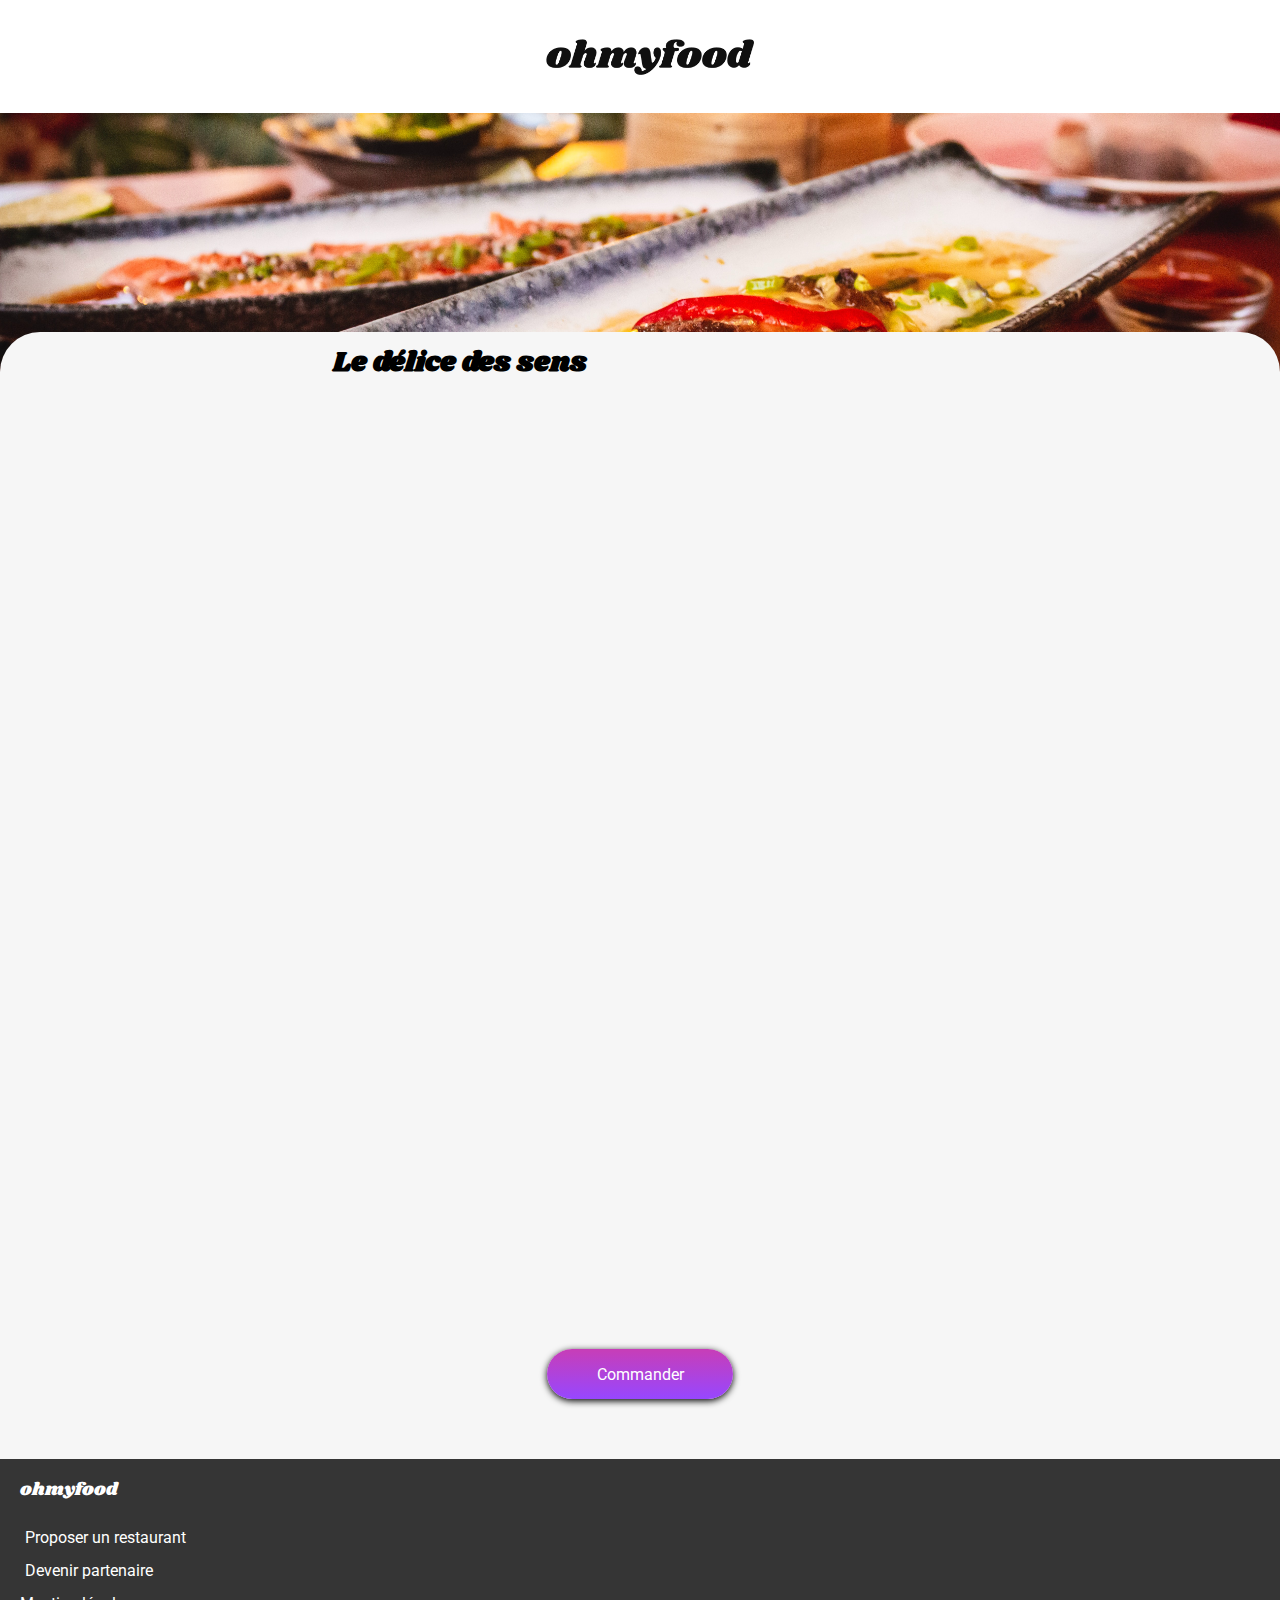
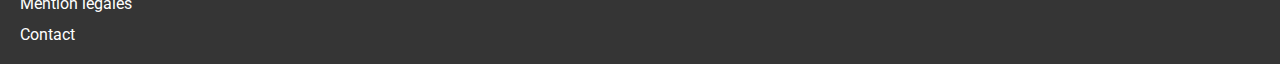
<file: Le_delice_des_sens.html>
<!DOCTYPE html>
<html lang="en">
<head>
    <meta charset="UTF-8">
    <meta name="viewport" content="width=device-width, initial-scale=1.0">
    <title>oh my food</title>
    <link rel="stylesheet" href="ohmyfood.css">
    <link rel="stylesheet" href="ohmyfood.scss">

    <link rel="preconnect" href="https://fonts.googleapis.com">
    <link rel="preconnect" href="https://fonts.gstatic.com" crossorigin>
    <link href="https://fonts.googleapis.com/css2?family=Roboto:wght@300;500&display=swap" rel="stylesheet">
    <link rel="stylesheet" href="https://cdnjs.cloudflare.com/ajax/libs/font-awesome/6.2.1/css/all.min.css"
    integrity="sha512-MV7K8+y+gLIBoVD59lQIYicR65iaqukzvf/nwasF0nqhPay5w/9lJmVM2hMDcnK1OnMGCdVK+iQrJ7lzPJQd1w=="
    crossorigin="anonymous" referrerpolicy="no-referrer" >
    <link rel="preconnect" href="https://fonts.googleapis.com">
    <link rel="preconnect" href="https://fonts.gstatic.com" crossorigin>
    <link href="https://fonts.googleapis.com/css2?family=Shrikhand&display=swap" rel="stylesheet">
    
</head>
<body>
    <header>
        <nav class="nav__menu">
            <div class="nav__menu--icone">
                    <a href="index.html">
                        <i class="fa-solid fa-arrow-left fa-2xl" style="color: #232323;"></i>
                    </a>
            </div>
            <div class="nav__menu--logo">
                <img src="Images+et+textes+Ohmyfood/Images_et_textes_Ohmyfood/images/logo/ohmyfood.png" alt="Logo Ohmyfood">
            </div>
        </nav>
    </header>
    <div class="image__menu"> 
        <img src="Images+et+textes+Ohmyfood/Images_et_textes_Ohmyfood/images/restaurants/louis-hansel-shotsoflouis-qNBGVyOCY8Q-unsplash.jpg" alt="Image du restaurant" >
    </div>
    <div class="contenu">
        <div class="contenu__principale">
            <div class="contenu__principale--menu">
                <div class="menu__titre--coeur">
                    <h2 class="menu__titre">Le délice des sens</h2>
                    <div class="heart">
                        <i class="fa-regular fa-heart fa-xl empty "></i>
                        <i class="fa-solid fa-heart fa-xl gradient-text full"></i>
                    </div>
                </div>
                <div class="contenu__principale--menu">
                    <div class="menu_entree">
                        <p class="menu_entree--text">ENTRÉE</p>
                        <a class="card_entree">
                            <div class="card_entree--bloc">
                                <p class="menu__titre--1">Tartare de thon</p>
                                <p class="menu__titre--2">Assaisonné au yuzu</p>
                            </div>
                            <div class="check">
                                <p class="menu__prix">25€</p>
                                <svg  class="svg__vert" xmlns="http://www.w3.org/2000/svg" width="60" height="69" viewBox="0 0 60 69" fill="none">
                                    <path d="M0.5 0H44.5C52.7843 0 59.5 6.71573 59.5 15V54C59.5 62.2843 52.7843 69 44.5 69H0.5V0Z" fill="#99E2D0"/>
                                    <path d="M40.0847 34.9656C40.0847 40.4884 35.6076 44.9656 30.0847 44.9656C24.5619 44.9656 20.0847 40.4884 20.0847 34.9656C20.0847 29.4427 24.5619 24.9656 30.0847 24.9656C35.6076 24.9656 40.0847 29.4427 40.0847 34.9656ZM28.928 40.2605L36.3474 32.8411C36.5993 32.5892 36.5993 32.1807 36.3474 31.9288L35.435 31.0164C35.1831 30.7644 34.7746 30.7644 34.5226 31.0164L28.4718 37.0671L25.6469 34.2421C25.3949 33.9902 24.9864 33.9902 24.7344 34.2421L23.8221 35.1545C23.5701 35.4065 23.5701 35.815 23.8221 36.0669L28.0156 40.2605C28.2676 40.5124 28.676 40.5124 28.928 40.2605Z" fill="white"/>
                                </svg>
                            </div>
                        </a>
                        <a class="card_entree">
                            <div class="card_entree--bloc">
                                <p class="menu__titre--1">Bouché de homard croustillant</p>
                                <p class="menu__titre--2">Et sa farandole de petits légumes</p>
                            </div>
                            <div class="check">
                                <p class="menu__prix">35€</p>
                                <svg  class="svg__vert" xmlns="http://www.w3.org/2000/svg" width="60" height="69" viewBox="0 0 60 69" fill="none">
                                    <path d="M0.5 0H44.5C52.7843 0 59.5 6.71573 59.5 15V54C59.5 62.2843 52.7843 69 44.5 69H0.5V0Z" fill="#99E2D0"/>
                                    <path d="M40.0847 34.9656C40.0847 40.4884 35.6076 44.9656 30.0847 44.9656C24.5619 44.9656 20.0847 40.4884 20.0847 34.9656C20.0847 29.4427 24.5619 24.9656 30.0847 24.9656C35.6076 24.9656 40.0847 29.4427 40.0847 34.9656ZM28.928 40.2605L36.3474 32.8411C36.5993 32.5892 36.5993 32.1807 36.3474 31.9288L35.435 31.0164C35.1831 30.7644 34.7746 30.7644 34.5226 31.0164L28.4718 37.0671L25.6469 34.2421C25.3949 33.9902 24.9864 33.9902 24.7344 34.2421L23.8221 35.1545C23.5701 35.4065 23.5701 35.815 23.8221 36.0669L28.0156 40.2605C28.2676 40.5124 28.676 40.5124 28.928 40.2605Z" fill="white"/>
                                </svg>
                            </div>
                        </a>
                        <a class="card_entree">
                            <div class="card_entree--bloc">
                                <p class="menu__titre--1">Poulet rôtis aux herbes de Provence</p>
                                <p class="menu__titre--2">Et sa crème de truffe</p>
                            </div>
                            <div class="check">
                                <p class="menu__prix">35€</p>
                                <svg  class="svg__vert" xmlns="http://www.w3.org/2000/svg" width="60" height="69" viewBox="0 0 60 69" fill="none">
                                    <path d="M0.5 0H44.5C52.7843 0 59.5 6.71573 59.5 15V54C59.5 62.2843 52.7843 69 44.5 69H0.5V0Z" fill="#99E2D0"/>
                                    <path d="M40.0847 34.9656C40.0847 40.4884 35.6076 44.9656 30.0847 44.9656C24.5619 44.9656 20.0847 40.4884 20.0847 34.9656C20.0847 29.4427 24.5619 24.9656 30.0847 24.9656C35.6076 24.9656 40.0847 29.4427 40.0847 34.9656ZM28.928 40.2605L36.3474 32.8411C36.5993 32.5892 36.5993 32.1807 36.3474 31.9288L35.435 31.0164C35.1831 30.7644 34.7746 30.7644 34.5226 31.0164L28.4718 37.0671L25.6469 34.2421C25.3949 33.9902 24.9864 33.9902 24.7344 34.2421L23.8221 35.1545C23.5701 35.4065 23.5701 35.815 23.8221 36.0669L28.0156 40.2605C28.2676 40.5124 28.676 40.5124 28.928 40.2605Z" fill="white"/>
                                </svg>
                            </div>
                        </a>
                    </div>
                    <div class="menu_entree">
                        <p class="menu_entree--text">PLATS</p>
                        <a class="card_entree">
                            <div class="card_entree--bloc">
                                <p class="menu__titre--1">Poulet rôtis aux herbes de Provence</p>
                                <p class="menu__titre--2">Et sa crème de truffe</p>
                            </div>
                            <div class="check">
                                <p class="menu__prix">40€</p>
                                <svg  class="svg__vert" xmlns="http://www.w3.org/2000/svg" width="60" height="69" viewBox="0 0 60 69" fill="none">
                                    <path d="M0.5 0H44.5C52.7843 0 59.5 6.71573 59.5 15V54C59.5 62.2843 52.7843 69 44.5 69H0.5V0Z" fill="#99E2D0"/>
                                    <path d="M40.0847 34.9656C40.0847 40.4884 35.6076 44.9656 30.0847 44.9656C24.5619 44.9656 20.0847 40.4884 20.0847 34.9656C20.0847 29.4427 24.5619 24.9656 30.0847 24.9656C35.6076 24.9656 40.0847 29.4427 40.0847 34.9656ZM28.928 40.2605L36.3474 32.8411C36.5993 32.5892 36.5993 32.1807 36.3474 31.9288L35.435 31.0164C35.1831 30.7644 34.7746 30.7644 34.5226 31.0164L28.4718 37.0671L25.6469 34.2421C25.3949 33.9902 24.9864 33.9902 24.7344 34.2421L23.8221 35.1545C23.5701 35.4065 23.5701 35.815 23.8221 36.0669L28.0156 40.2605C28.2676 40.5124 28.676 40.5124 28.928 40.2605Z" fill="white"/>
                                </svg>
                            </div>
                        </a>
                        <a class="card_entree">
                            <div class="card_entree--bloc">
                                <p class="menu__titre--1">Langouste rôtie</p>
                                <p class="menu__titre--2">Et ses légumes de saison</p>
                            </div>
                            <div class="check">
                                <p class="menu__prix">35€</p>
                                <svg  class="svg__vert" xmlns="http://www.w3.org/2000/svg" width="60" height="69" viewBox="0 0 60 69" fill="none">
                                    <path d="M0.5 0H44.5C52.7843 0 59.5 6.71573 59.5 15V54C59.5 62.2843 52.7843 69 44.5 69H0.5V0Z" fill="#99E2D0"/>
                                    <path d="M40.0847 34.9656C40.0847 40.4884 35.6076 44.9656 30.0847 44.9656C24.5619 44.9656 20.0847 40.4884 20.0847 34.9656C20.0847 29.4427 24.5619 24.9656 30.0847 24.9656C35.6076 24.9656 40.0847 29.4427 40.0847 34.9656ZM28.928 40.2605L36.3474 32.8411C36.5993 32.5892 36.5993 32.1807 36.3474 31.9288L35.435 31.0164C35.1831 30.7644 34.7746 30.7644 34.5226 31.0164L28.4718 37.0671L25.6469 34.2421C25.3949 33.9902 24.9864 33.9902 24.7344 34.2421L23.8221 35.1545C23.5701 35.4065 23.5701 35.815 23.8221 36.0669L28.0156 40.2605C28.2676 40.5124 28.676 40.5124 28.928 40.2605Z" fill="white"/>
                                </svg>
                            </div>
                        </a>
                        <a class="card_entree">
                            <div class="card_entree--bloc">
                                <p class="menu__titre--1">Côte de boeuf Angus</p>
                                <p class="menu__titre--2">Et sa purée de panais</p>
                            </div>
                            <div class="check">
                                <p class="menu__prix">44€</p>
                                <svg  class="svg__vert" xmlns="http://www.w3.org/2000/svg" width="60" height="69" viewBox="0 0 60 69" fill="none">
                                    <path d="M0.5 0H44.5C52.7843 0 59.5 6.71573 59.5 15V54C59.5 62.2843 52.7843 69 44.5 69H0.5V0Z" fill="#99E2D0"/>
                                    <path d="M40.0847 34.9656C40.0847 40.4884 35.6076 44.9656 30.0847 44.9656C24.5619 44.9656 20.0847 40.4884 20.0847 34.9656C20.0847 29.4427 24.5619 24.9656 30.0847 24.9656C35.6076 24.9656 40.0847 29.4427 40.0847 34.9656ZM28.928 40.2605L36.3474 32.8411C36.5993 32.5892 36.5993 32.1807 36.3474 31.9288L35.435 31.0164C35.1831 30.7644 34.7746 30.7644 34.5226 31.0164L28.4718 37.0671L25.6469 34.2421C25.3949 33.9902 24.9864 33.9902 24.7344 34.2421L23.8221 35.1545C23.5701 35.4065 23.5701 35.815 23.8221 36.0669L28.0156 40.2605C28.2676 40.5124 28.676 40.5124 28.928 40.2605Z" fill="white"/>
                                </svg>
                            </div>
                        </a>
                    </div>
                    <div class="menu_entree">
                        <p class="menu_entree--text">DESSERTS</p>
                        <a class="card_entree">
                            <div class="card_entree--bloc">
                                <p class="menu__titre--1">Farandole de desserts</p>
                                <p class="menu__titre--2">Du chef</p>
                            </div>
                            <div class="check">
                                <p class="menu__prix">18€</p>
                                <svg  class="svg__vert" xmlns="http://www.w3.org/2000/svg" width="60" height="69" viewBox="0 0 60 69" fill="none">
                                    <path d="M0.5 0H44.5C52.7843 0 59.5 6.71573 59.5 15V54C59.5 62.2843 52.7843 69 44.5 69H0.5V0Z" fill="#99E2D0"/>
                                    <path d="M40.0847 34.9656C40.0847 40.4884 35.6076 44.9656 30.0847 44.9656C24.5619 44.9656 20.0847 40.4884 20.0847 34.9656C20.0847 29.4427 24.5619 24.9656 30.0847 24.9656C35.6076 24.9656 40.0847 29.4427 40.0847 34.9656ZM28.928 40.2605L36.3474 32.8411C36.5993 32.5892 36.5993 32.1807 36.3474 31.9288L35.435 31.0164C35.1831 30.7644 34.7746 30.7644 34.5226 31.0164L28.4718 37.0671L25.6469 34.2421C25.3949 33.9902 24.9864 33.9902 24.7344 34.2421L23.8221 35.1545C23.5701 35.4065 23.5701 35.815 23.8221 36.0669L28.0156 40.2605C28.2676 40.5124 28.676 40.5124 28.928 40.2605Z" fill="white"/>
                                </svg>
                            </div>
                        </a>
                        <a class="card_entree">
                            <div class="card_entree--bloc">
                                <p class="menu__titre--1">Crème brulée</p>
                                <p class="menu__titre--2">Revisitée</p>
                            </div>
                            <div class="check">
                                <p class="menu__prix">22€</p>
                                <svg  class="svg__vert" xmlns="http://www.w3.org/2000/svg" width="60" height="69" viewBox="0 0 60 69" fill="none">
                                    <path d="M0.5 0H44.5C52.7843 0 59.5 6.71573 59.5 15V54C59.5 62.2843 52.7843 69 44.5 69H0.5V0Z" fill="#99E2D0"/>
                                    <path d="M40.0847 34.9656C40.0847 40.4884 35.6076 44.9656 30.0847 44.9656C24.5619 44.9656 20.0847 40.4884 20.0847 34.9656C20.0847 29.4427 24.5619 24.9656 30.0847 24.9656C35.6076 24.9656 40.0847 29.4427 40.0847 34.9656ZM28.928 40.2605L36.3474 32.8411C36.5993 32.5892 36.5993 32.1807 36.3474 31.9288L35.435 31.0164C35.1831 30.7644 34.7746 30.7644 34.5226 31.0164L28.4718 37.0671L25.6469 34.2421C25.3949 33.9902 24.9864 33.9902 24.7344 34.2421L23.8221 35.1545C23.5701 35.4065 23.5701 35.815 23.8221 36.0669L28.0156 40.2605C28.2676 40.5124 28.676 40.5124 28.928 40.2605Z" fill="white"/>
                                </svg>
                            </div>
                        </a>
                        <a class="card_entree">
                            <div class="card_entree--bloc">
                                <p class="menu__titre--1">Tiramisu</p>
                                <p class="menu__titre--2">À la noisette</p>
                            </div>
                            <div class="check">
                                <p class="menu__prix">23€</p>
                                <svg  class="svg__vert" xmlns="http://www.w3.org/2000/svg" width="60" height="69" viewBox="0 0 60 69" fill="none">
                                    <path d="M0.5 0H44.5C52.7843 0 59.5 6.71573 59.5 15V54C59.5 62.2843 52.7843 69 44.5 69H0.5V0Z" fill="#99E2D0"/>
                                    <path d="M40.0847 34.9656C40.0847 40.4884 35.6076 44.9656 30.0847 44.9656C24.5619 44.9656 20.0847 40.4884 20.0847 34.9656C20.0847 29.4427 24.5619 24.9656 30.0847 24.9656C35.6076 24.9656 40.0847 29.4427 40.0847 34.9656ZM28.928 40.2605L36.3474 32.8411C36.5993 32.5892 36.5993 32.1807 36.3474 31.9288L35.435 31.0164C35.1831 30.7644 34.7746 30.7644 34.5226 31.0164L28.4718 37.0671L25.6469 34.2421C25.3949 33.9902 24.9864 33.9902 24.7344 34.2421L23.8221 35.1545C23.5701 35.4065 23.5701 35.815 23.8221 36.0669L28.0156 40.2605C28.2676 40.5124 28.676 40.5124 28.928 40.2605Z" fill="white"/>
                                </svg>
                            </div>
                        </a>
                    </div>
                </div>

                <div class="Commander__btn">
                    <button class="Commander__btn--1">Commander</button>
                </div>
                
            </div>            
        </div>
        
    </div>
    <footer>            
        <div class="footer">
            <p class="ohmyfood_footer" >ohmyfood</p>
            <div class="footer__3">
                <div class="footer__logo">
                    <i class="fa-solid fa-utensils" style="color: #ffffff;"></i>
                    <p> Proposer un restaurant</p>
                </div>
                <div class="footer__logo">
                    <i class="fa-solid fa-handshake-angle" style="color: #ffffff;"></i>
                    <p>  Devenir partenaire</p>
                </div>
                <p class="footer__logo--1">Mention légales</p>
                <p class="footer__logo--2">Contact</p>
            </div>
        </div>
    </footer>   
</body>
</html>
</file>
<file: ohmyfood.css>
@charset "UTF-8";
body {
  margin: 0 auto;
  background-color: white;
  max-width: 1440px;
}

a {
  text-decoration: none;
  color: #353535;
}

* {
  font-family: "Roboto", sans-serif;
}

h1 {
  font-family: "Shrikhand", serif;
  margin: 0px;
}

/* Annimation du Loader */
.loader-wrapper {
  position: absolute;
  top: 0;
  left: 0;
  width: 100%;
  height: 100%;
  background-color: #ffffff;
  display: flex;
  justify-content: center;
  align-items: center;
  opacity: 1;
  z-index: -1;
  visibility: visible;
  animation: fadeOut 3s ease-out forwards;
}

.loader {
  border: 8px solid #f3f3f3;
  border-top: 8px solid #3498db;
  border-radius: 50%;
  width: 50px;
  height: 50px;
  animation: spin 2s linear infinite, fadeOut 3s ease-out forwards;
}

@keyframes spin {
  0% {
    transform: rotate(0deg);
  }
  100% {
    transform: rotate(360deg);
  }
}
@keyframes fadeOut {
  0% {
    opacity: 1;
  }
  75% {
    opacity: 1;
  }
  100% {
    opacity: 0;
  }
}
.content {
  display: none;
  animation: fadeIn 3s ease-in forwards;
}

@keyframes fadeIn {
  0% {
    opacity: 0;
  }
  75% {
    opacity: 0;
  }
  100% {
    opacity: 1;
  }
}
.show-content .content {
  display: block;
}

/* annimation des menus */
.menu_entree {
  opacity: 0;
  transform: translateY(20px);
  animation: fadeInUp 0.5s ease-in-out forwards;
}

@keyframes fadeInUp {
  to {
    opacity: 1;
    transform: translateY(0);
  }
}
/* Pour appliquer du délais a chaque enfants ( éviter qu'ils fassent tous l'annimation en même temps */
.menu_entree:nth-child(1) {
  animation-delay: 1s;
}

.menu_entree:nth-child(2) {
  animation-delay: 2s;
}

.menu_entree:nth-child(3) {
  animation-delay: 3s;
}

/*annimation du coeur */
.heart {
  display: flex;
  justify-content: center;
  align-items: center;
}
.heart .full {
  display: none !important;
}
.heart:hover .empty {
  display: none !important;
}
.heart:hover .full {
  display: flex !important;
}
.heart i.gradient-text {
  background: linear-gradient(to bottom, #9356DC, #FF79DA);
  -webkit-background-clip: text;
  color: transparent;
}

.kek {
  border: transparent;
}

.empty,
.full {
  height: 24px;
}

/****** général ***********/
/****** Nav Bar et Header ***********/
header {
  height: 113px;
}

.check {
  display: flex;
  flex-direction: row;
  justify-content: center;
  align-items: end;
}

.navbar {
  display: flex;
  flex-direction: column;
  height: 113px;
  gap: 4px;
}

.navbar > .navbar__logo {
  display: flex;
  justify-content: center;
  align-items: center;
  box-shadow: 0px 3px 10px 1px rgba(0, 0, 0, 0.2);
  height: 63px;
  background-color: white;
}

.navbar__logo img {
  width: 197px;
  height: 36px;
}

.navbar__text {
  display: flex;
  justify-content: center;
  align-items: center;
  height: 50px;
  background-color: #EAEAEA;
  color: #353535;
  gap: 10px;
}

.navbar__icone {
  height: 16px;
  width: 12px;
}

/****** Nav Bar et Header ***********/
/****** Body ***********/
.reservation {
  display: flex;
  flex-direction: column;
  align-items: center;
  justify-content: flex-start;
  height: 230px;
  width: 100%;
  padding-top: 40px;
  padding-bottom: 20px;
  background: #F6F6F6;
}

.reservation__reservez {
  display: flex;
  justify-content: center;
  align-items: center;
  text-align: center;
  height: 68px;
  width: 275px;
  font-weight: 700;
  font-size: 24px;
  margin: 0px;
}

.fa-heart {
  color: black;
}

.reservation__decouvrez {
  display: flex;
  justify-content: center;
  align-items: center;
  text-align: center;
  height: 46px;
  width: 315px;
  font-size: 18px;
  margin: 0px;
  padding-left: 30px;
}

.reservation__btn {
  height: 50px;
  width: 218px;
  border-radius: 25px;
  color: white;
  border: transparent;
  background: rgb(151, 71, 255);
  background: linear-gradient(0deg, rgb(151, 71, 255) 0%, rgb(198, 62, 185) 97%);
  box-shadow: 0px 3px 7px 3px rgba(0, 0, 0, 0.2);
  margin-top: 30px;
  margin-left: 10px;
  transition: transform 450ms;
}
.reservation__btn:hover {
  transform: scale(1.01);
  opacity: 0.7;
}

/****** Fonctionnement ***********/
.btn {
  display: flex;
  flex-direction: column;
  gap: 30px;
}

.Fonctionnement {
  display: flex;
  flex-direction: column;
  justify-content: space-between;
  background-color: white;
  padding-left: 30px;
  padding-right: 30px;
  padding-bottom: 70px;
  padding-top: 30px;
  gap: 30px;
}

.Fonctionnement__btn {
  border-radius: 15px;
  background-color: #F6F6F6;
  height: 72px;
  border: transparent;
  box-shadow: 0px 3px 7px 1px rgba(0, 0, 0, 0.2);
  display: flex;
  flex-direction: row;
  gap: 10px;
  justify-content: center;
  align-items: center;
  margin-left: 10px;
  margin-right: 10px;
}

.Fonctionnement > h2 {
  height: 31px;
  width: 275px;
  font-weight: 700;
  font-size: 24px;
  margin-bottom: 0px;
}

.Fonctionnement__btn--1 {
  display: flex;
  flex-direction: row;
  width: 100%;
  align-items: center;
  justify-content: flex-start;
  gap: 20px;
  font-size: 16px;
}

.Fonctionnement__nbr--1 {
  height: 24px;
  width: 24px;
  display: flex;
  justify-content: center;
  align-items: center;
  background-color: #9356DC;
  border-radius: 25px;
  position: relative;
  right: 16px;
  margin: 0px;
  color: white;
}

.Fonctionnement__text {
  width: 211px;
  height: 16px;
  display: flex;
  justify-content: flex-start;
}

.Fonctionnement__btn--2 {
  display: flex;
  justify-content: center;
  align-items: center;
}

/****** Fonctionnement ***********/
/****** restaurant ***********/
.restaurant {
  display: flex;
  flex-direction: column;
  height: 100%;
  justify-content: flex-start;
  padding-right: 17px;
  padding-left: 17px;
  padding-bottom: 100px;
  padding-top: 60px;
}
.restaurant .restaurant--titre {
  font-weight: 700;
  font-size: 24px;
  margin: 0px;
}

.restaurant__titre {
  display: flex;
  flex-direction: row;
}

.restaurant__card--nouveau {
  display: flex;
  justify-content: center;
  background-color: #99E2D0;
  color: #008766;
  border-radius: 5px;
  height: 29px;
  width: 80px;
  padding: 1px;
  position: absolute;
  top: 15px;
  right: 20px;
  align-items: center;
  margin: 0px;
  font-size: 14px;
}

.restaurant__card {
  display: flex;
  flex-direction: column;
  width: 100%;
  height: 1058px;
  gap: 18px;
}
.restaurant__card .restaurant__bloc {
  display: flex;
  flex-direction: column;
  gap: 18px;
}

.restaurant__card--1 {
  display: flex;
  flex-direction: column;
  height: 251px;
  width: 100%;
  border-radius: 15px;
  background-color: white;
  position: relative;
}
.restaurant__card--1 .restaurant__card--coeur {
  display: flex;
  align-items: center;
  justify-content: center;
  margin-right: 20px;
}
.restaurant__card--1 .restaurant__card--coeur .fa-xl {
  line-height: 1em;
}

.restaurant__card--1 img {
  height: 180px;
  width: 100%;
  border-top-right-radius: 15px;
  border-top-left-radius: 15px;
  object-fit: cover;
}

.restaurant__card--text {
  display: flex;
  justify-content: space-between;
}

.restaurant__card--text h3,
.restaurant__card--text p {
  display: flex;
  flex-direction: column;
  margin: 5px;
  justify-content: center;
  margin-top: 10px;
  margin-left: 10px;
}

.restaurant__card--text h3 {
  font-size: 18px;
  font-weight: 700;
}

.restaurant__card--text p {
  font-weight: 300;
  font-size: 17px;
}

.restaurant > h2 {
  padding-bottom: 18px;
}

/****** restaurant ***********/
/****** footer ***********/
footer {
  background-color: #353535;
  height: 100%;
  width: 100%;
  color: white;
  gap: 20px;
  margin-top: -60px;
}

.footer__3 {
  display: flex;
  flex-direction: column;
}

.footer__homepage {
  padding-top: 10px;
  padding-bottom: 10px;
}

.ohmyfood_footer {
  font-size: 18px;
  font-weight: 400;
  font-family: "Shrikhand", serif;
  padding-left: 20px;
}

.footr > p {
  margin-top: 7px;
  margin-bottom: 7px;
}

.footer__logo {
  display: flex;
  align-items: center;
  gap: 5px;
  padding-left: 20px;
}

.footer__logo > p {
  margin-top: 7px;
  margin-bottom: 7px;
}

.footer__logo--1 {
  margin-top: 7px;
  margin-bottom: 7px;
  padding-left: 20px;
}

.footer__logo--2 {
  margin-top: 5px;
  margin-bottom: 20px;
  padding-left: 20px;
}

/****** footer ***********/
/****** Body ***********/
/****** Nav Bar et Header menu ***********/
body {
  display: flex;
  flex-direction: column;
  justify-content: center;
  margin: 0 auto;
  background-color: white;
  max-width: 1440px;
  height: 100%;
}
body .menu__titre--1,
body .menu__titre--2 {
  text-overflow: ellipsis;
  overflow: hidden;
  white-space: nowrap;
}
body header {
  height: 113px;
}
body .nav__menu {
  display: flex;
  height: 113px;
  position: relative;
  width: 100%;
  justify-content: flex-start;
  background-color: white;
}
body .nav__menu--icone {
  display: flex;
  justify-content: flex-start;
  align-items: center;
  margin-left: 20px;
}
body .nav__menu img {
  height: 36px;
}
body .nav__menu--logo {
  display: flex;
  align-self: center;
  justify-content: center;
  width: 100%;
}
body .image__menu img {
  object-fit: cover;
  max-width: 1440px;
  width: 100%;
  height: 275px;
}
body .contenu {
  max-width: 1440px;
  margin: 0 auto;
  width: 100%;
}
body .contenu .contenu__principale {
  background-color: #F6F6F6;
  border-top-right-radius: 40px;
  border-top-left-radius: 40px;
  position: relative;
  width: 100%;
  top: -60px;
  padding-bottom: 60px;
}
body .contenu .contenu__principale .menu__titre--coeur {
  display: flex;
  gap: 20px;
}
body .contenu .contenu__principale .menu__titre--coeur i {
  display: flex;
  justify-content: center;
  align-items: center;
  margin-top: 12px;
}
body .contenu .contenu__principale .contenu__principale--menu {
  display: flex;
  flex-direction: column;
  justify-content: center;
  gap: 40px;
  margin-top: 10px;
  margin: 0 auto;
  max-width: 635px;
  width: 100%;
}
body .contenu .contenu__principale .contenu__principale--menu .menu__titre {
  height: 27px;
  font-family: "Shrikhand", serif;
  font-size: 28px;
  margin: 10px;
}
body .contenu .contenu__principale .contenu__principale--menu .menu_entree {
  display: flex;
  flex-direction: column;
  gap: 12px;
  margin-left: 17px;
  margin-right: 17px;
}
body .contenu .contenu__principale .contenu__principale--menu .menu_entree .menu__titre--1 {
  font-weight: 500;
  font-size: 18px;
  height: 21px;
  margin: 18px;
  margin-top: 0px;
  margin-bottom: 0px;
  margin-right: 0px;
  margin-left: 17px;
}
body .contenu .contenu__principale .contenu__principale--menu .menu_entree .menu__titre--2 {
  font-weight: 300;
  font-size: 15px;
  margin: 18px;
  margin-top: 9px;
  margin-bottom: 10px;
  height: 19px;
  margin-right: 0px;
  margin-left: 16px;
}
body .contenu .contenu__principale .contenu__principale--menu .menu_entree .menu__prix {
  font-size: 15px;
  font-weight: 700;
  margin: 20px;
  margin-left: 0px;
  margin-right: 11px;
  margin-bottom: 17px;
}
body .contenu .contenu__principale .contenu__principale--menu .menu_entree .menu_entree--text {
  font-size: 16px;
  height: 27px;
  margin: 0px;
  font-weight: 300;
  display: flex;
  align-items: flex-start;
}
body .contenu .contenu__principale .contenu__principale--menu .menu_entree .card_entree--bloc {
  overflow: hidden;
  color: #000;
  text-overflow: ellipsis;
  white-space: nowrap;
  font-family: Roboto;
  font-size: 18px;
  font-style: normal;
  font-weight: 500;
  line-height: normal;
}
body .contenu .contenu__principale .contenu__principale--menu .menu_entree .card_entree {
  height: 69px;
  background-color: white;
  display: flex;
  justify-content: space-between;
  align-items: flex-end;
  gap: 3px;
  border-radius: 25px;
  overflow: hidden;
}
body .contenu .contenu__principale .contenu__principale--menu .menu_entree .card_entree .svg__vert {
  width: 60px;
  height: 69px;
  transition: transform 0.3s ease;
  transform: translateX(60px);
}
body .contenu .contenu__principale .contenu__principale--menu .menu_entree .card_entree .menu__prix {
  transition: transform 0.3s ease;
  transform: translateX(60px);
}
body .contenu .contenu__principale .contenu__principale--menu .menu_entree .card_entree:hover .svg__vert,
body .contenu .contenu__principale .contenu__principale--menu .menu_entree .card_entree:hover .menu__prix {
  transform: translateX(0);
}
body .Commander__btn {
  display: flex;
  width: 100%;
  justify-content: center;
}
body .Commander__btn .Commander__btn--1 {
  height: 50px;
  width: 186px;
  border-radius: 40px;
  color: white;
  border: transparent;
  background: rgb(151, 71, 255);
  background: linear-gradient(0deg, rgb(151, 71, 255) 0%, rgb(198, 62, 185) 97%);
  box-shadow: 0px 2px 7px black;
  display: flex;
  justify-content: center;
  align-items: center;
  font-size: 16px;
  transition: transform 400ms;
}
body .Commander__btn .Commander__btn--1:hover {
  transform: scale(1.02);
  opacity: 0.7;
}
body .restaurant__pc {
  background-color: #F6F6F6;
}

/****** Nav Bar et Header menu ***********/
@media (min-width: 1440px) {
  body {
    background-color: white;
  }
  body .image__menu img {
    height: 383px;
  }
  body .menu__titre--1,
  body .menu__titre--2 {
    max-width: 480px;
  }
  .reservation__reservez,
  .reservation__decouvrez {
    width: 645px;
  }
  .reservation__reservez {
    font-weight: 700;
    font-size: 40px;
  }
  .reservation__decouvrez {
    font-weight: 300;
    font-size: 18px;
  }
  .Fonctionnement {
    display: flex;
    flex-direction: column;
    justify-content: center;
    background-color: white;
    gap: 30px;
    max-width: 1053px;
    margin: 0 auto;
    padding: 0px;
    padding-top: 50px;
    padding-bottom: 50px;
  }
  .Fonctionnement .btn {
    display: flex;
    flex-direction: row;
    justify-content: space-between;
    padding: 0px;
  }
  .restaurant__pc {
    background-color: #F6F6F6;
    padding-top: 30px;
    padding-bottom: 30px;
  }
  .restaurant {
    max-width: 1080px;
    margin: 0 auto;
    background-color: #F6F6F6;
    padding: 0px;
  }
  .restaurant__card {
    display: flex;
    flex-direction: column;
    flex-wrap: wrap;
    width: 100%;
    height: 552px;
    gap: 50px;
  }
  .restaurant__card .restaurant__bloc {
    display: flex;
    flex-direction: row;
    gap: 100px;
  }
  .restaurant__card .restaurant__bloc .restaurant__card--1 {
    display: flex;
    flex-direction: column;
    height: 251px;
    width: 100%;
    border-radius: 15px;
    background-color: white;
    position: relative;
  }
  .footer__homepage {
    display: flex;
    flex-direction: row-reverse;
    align-self: flex-end;
    align-items: flex-end;
    height: 114px;
    width: 1440px;
    margin-right: 30px;
    background-color: #353535;
    color: white;
    margin-top: 60px;
    gap: 50px;
  }
  .footer__logo--2 {
    margin-top: 7px;
    padding-left: 50px;
  }
  .footer__3 {
    display: flex;
    flex-direction: row;
  }
  .footer {
    display: flex;
    flex-direction: row-reverse;
    align-self: flex-end;
    align-items: flex-end;
    height: 114px;
    width: 1440px;
    gap: 50px;
    background-color: #353535;
    color: white;
  }
  .footer__logo--1,
  .footer__logo {
    margin-bottom: 20px;
  }
  .footer__logo {
    padding-right: 20px;
  }
  .ohmyfood_footer {
    margin-bottom: 25px;
    padding-right: 70px;
  }
  .menu__titre--coeur {
    justify-content: center;
  }
  .contenu {
    display: flex;
    justify-content: center;
    align-items: center;
    width: 655px;
    background-color: white;
  }
  .contenu .contenu__principale {
    background-color: #F6F6F6;
    border-top-right-radius: 40px;
    border-top-left-radius: 40px;
    position: relative;
    max-width: 1050px;
    width: 100%;
    top: -60px;
    padding-bottom: 60px;
  }
  .contenu__principale--menu {
    padding-top: 30px;
  }
}/*# sourceMappingURL=ohmyfood.css.map */
</file>
